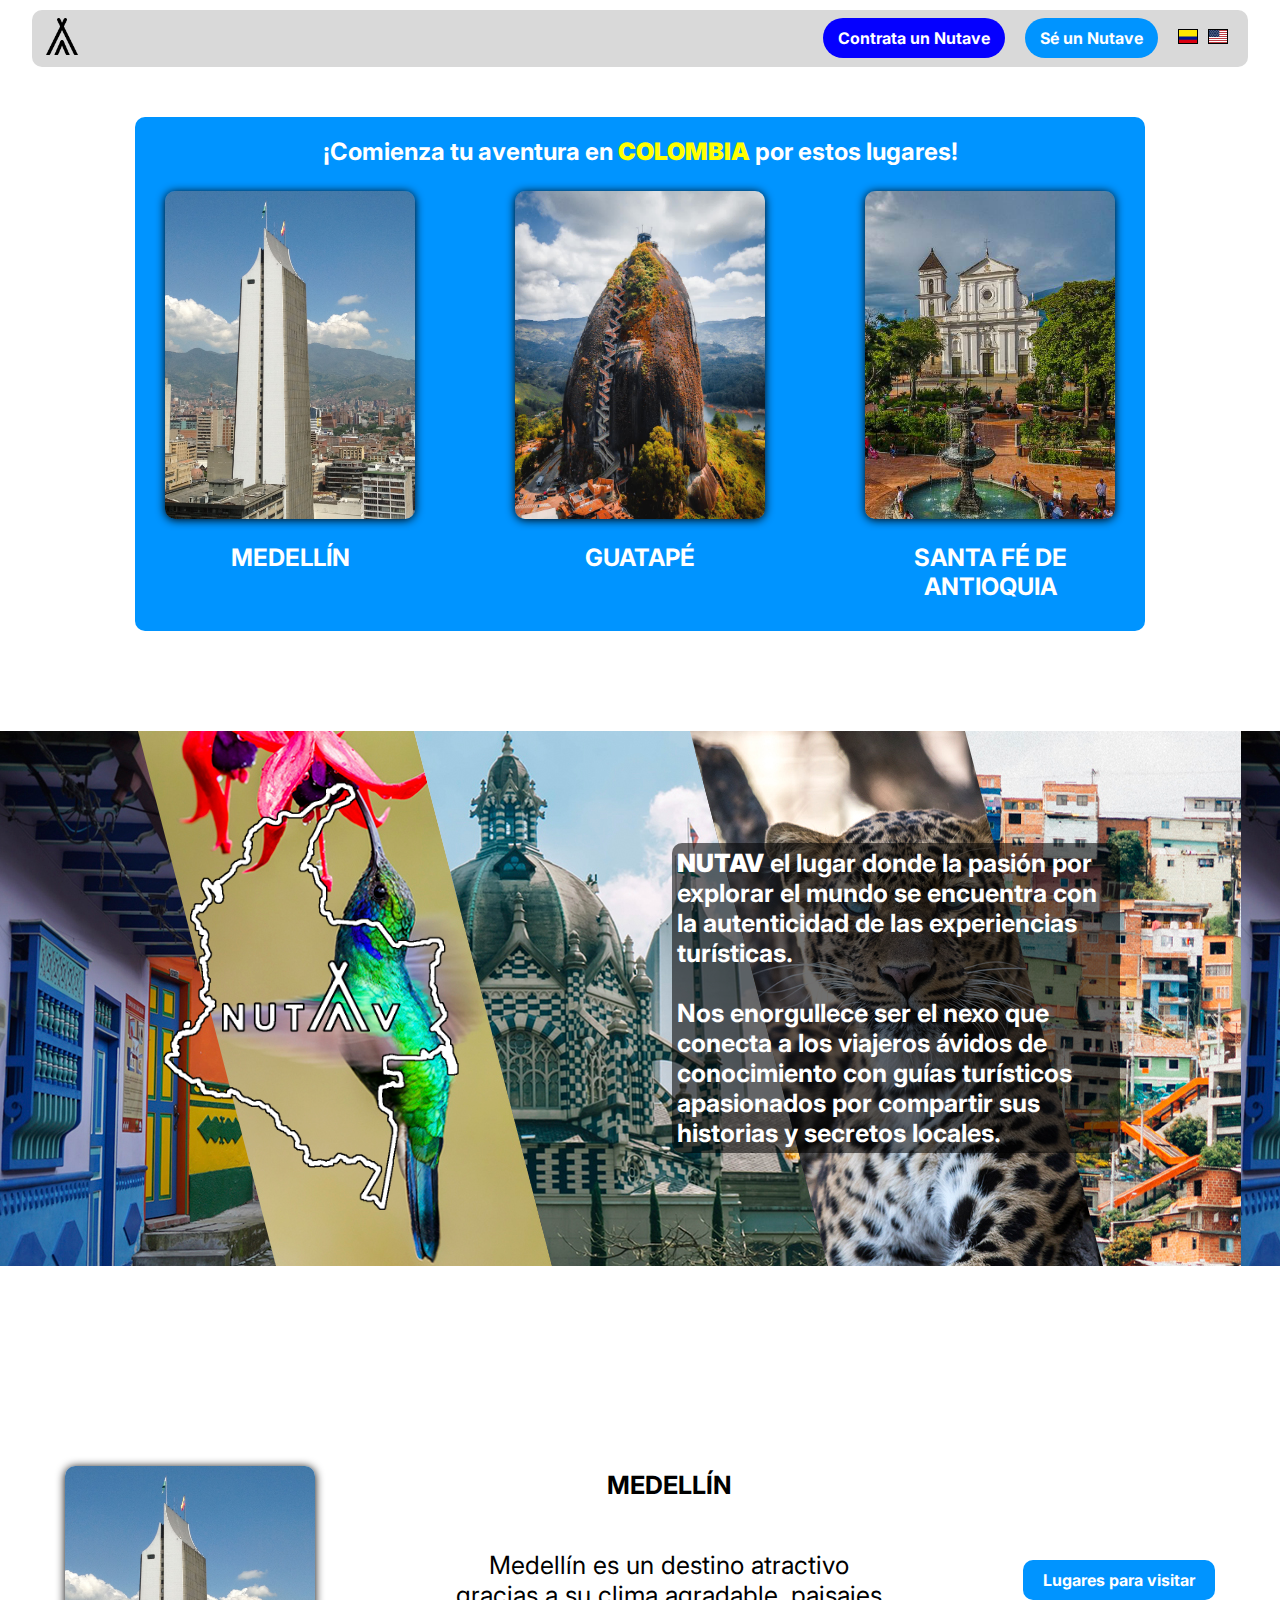
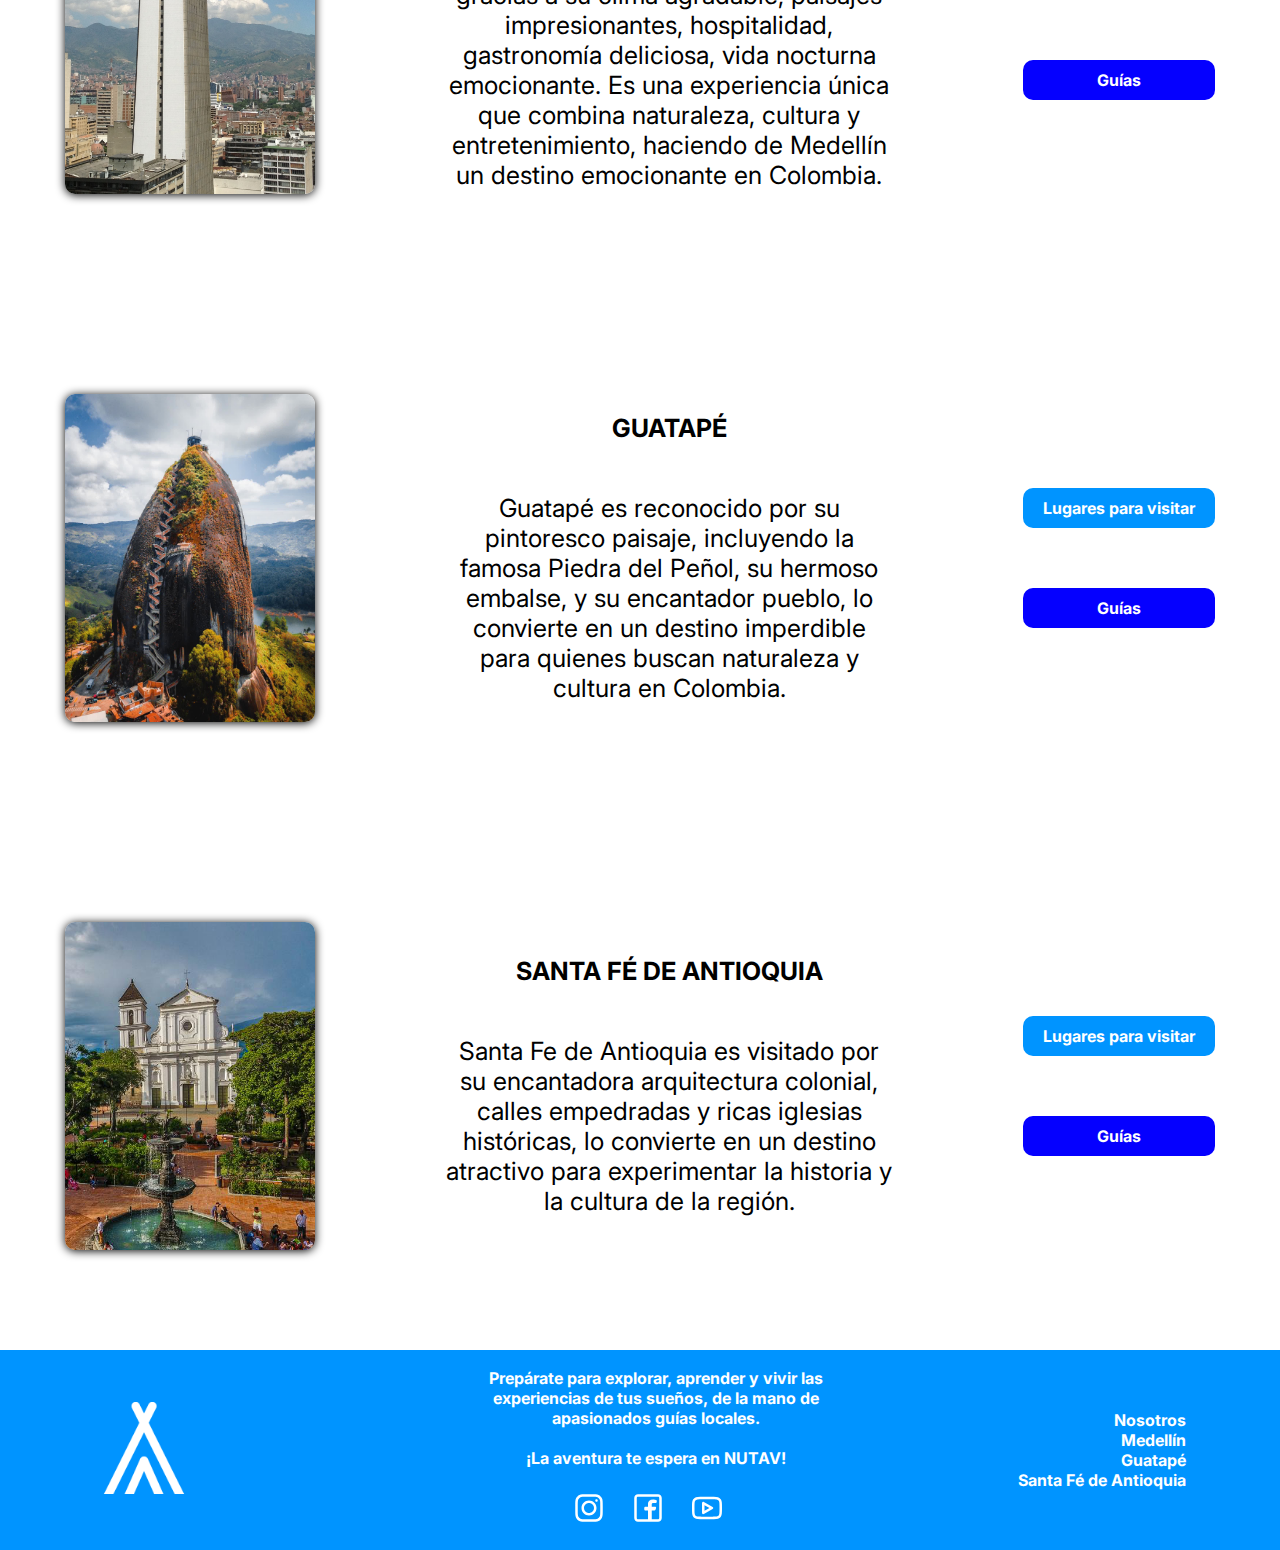
<file: index.html>
<!DOCTYPE html>
<html lang="es">
<head>
    <meta charset="UTF-8">
    <meta name="viewport" content="width=device-width, initial-scale=1.0">
    <link rel="stylesheet" href="./styles.css">
    <link rel="shortcut icon" href="./assets/favicon.png" type="image/x-icon">
    <title>N U T A V</title>
</head>
<body>
    <header class="header-content">
        <nav class="navbar">
            <div class="navbar-left">
                <a href="index.html">
                    <img class="navbar-logo" width="40px" src="./assets/isotipo.png" alt="Imagotipo">
                </a>
            </div>
            
            <div class="navbar-right">
                <a href="./guias/index.html">
                    <div class="navbar-btn-nutave navbar-item">
                        <p>Contrata un Nutave</p>
                    </div>
                </a>
    
                <a href="./login/index.html">
                    <div class="navbar-btn-nutave navbar-btn-benutave navbar-item">
                        <p>Sé un Nutave</p>
                    </div>
                </a>
    
                <div class="navbar-language navbar-item">
                    <a href="index.html" id="co">
                        <img width="20px" src="./assets/Colombia.svg" alt="Bandera de Colombia">
                    </a>
                </div>
    
                <div class="navbar-language">
                    <a href="./en/index.html" id="usa">
                        <img width="20px" src="./assets/Usa.svg" alt="Bandera de Usa">
                    </a>
                </div>
            </div>
        </nav>
    </header>

    <section class="tours">
        <div class="tours-content">
            <div class="tours-title">
                <p>¡Comienza tu aventura en <strong class="tours-strong">COLOMBIA</strong> por estos lugares!</p>
            </div>
    
            <div class="tours-imgs">
                <a href="#medellin">
                    <img src="./assets/Coltejer.jpg" alt="Edificio Coltejer" class="tours-img">
                    <p class="tours-img-text">MEDELLÍN</p>
                </a>

                <a href="#guatape">
                    <img src="./assets/Guatape.jpg" alt="Guatape" class="tours-img">
                    <p class="tours-img-text">GUATAPÉ</p>
                </a>

                <a href="#santaFe">
                    <img src="./assets/SantaFe.jpg" alt="Santa Fe de Antioquia" class="tours-img">
                    <p class="tours-img-text">SANTA FÉ DE <br>ANTIOQUIA</p>
                </a>
            </div>
        </div>
    </section>

    <section class="about" id="about">
        <div class="about-logo">
            <img height="440px" src="./assets/mapNutavwhitestroke.png" alt="Mapa Nutav">
        </div>
        <div class="about-text">
            <p><strong>NUTAV</strong> el lugar donde la pasión por explorar el mundo se encuentra con la autenticidad de las experiencias turísticas. <br><br>Nos enorgullece ser el nexo que conecta a los viajeros ávidos de conocimiento con guías turísticos apasionados por compartir sus historias y secretos locales.</p>
        </div>
    </section>

    <main class="locations-section">
        <div class="locations" id="medellin">
            <div class="locations-img">
                <img src="./assets/Coltejer.jpg" alt="Edificio Coltejer" class="tours-img">
            </div>

            <div class="locations-text">
                <p class="locations-text-title">MEDELLÍN</p>

                <p class="locations-text-text">Medellín es un destino atractivo gracias a su clima agradable, paisajes impresionantes, hospitalidad, gastronomía deliciosa, vida nocturna emocionante. Es una experiencia única que combina naturaleza, cultura y entretenimiento, haciendo de Medellín un destino emocionante en Colombia.</p>
            </div>

            <div class="locations-btn">
                <a href="./lugares/index.html">
                    <div class="locations-btn-content locations-btn-places">
                        <p>Lugares para visitar</p>
                    </div>
                </a>
    
                <a href="./guias/index.html">
                    <div class="locations-btn-content locations-btn-guides">
                        <p>Guías</p>
                    </div>
                </a>
            </div>
        </div>

        <div class="locations" id="guatape">
            <div class="locations-img">
                <img src="./assets/Guatape.jpg" alt="Piedra del Peñol" class="tours-img">
            </div>

            <div class="locations-text">
                <p class="locations-text-title">GUATAPÉ</p>

                <p class="locations-text-text">Guatapé es reconocido por su pintoresco paisaje, incluyendo la famosa Piedra del Peñol, su hermoso embalse, y su encantador pueblo, lo convierte en un destino imperdible para quienes buscan naturaleza y cultura en Colombia.</p>
            </div>

            <div class="locations-btn">
                <a href="./lugares/index.html">
                    <div class="locations-btn-content locations-btn-places">
                        <p>Lugares para visitar</p>
                    </div>
                </a>
    
                <a href="./guias/index.html">
                    <div class="locations-btn-content locations-btn-guides">
                        <p>Guías</p>
                    </div>
                </a>
            </div>
        </div>

        <div class="locations locations-end" id="santaFe">
            <div class="locations-img">
                <img src="./assets/SantaFe.jpg" alt="Santa Fé de Antioquia" class="tours-img">
            </div>

            <div class="locations-text">
                <p class="locations-text-title">SANTA FÉ DE ANTIOQUIA</p>

                <p class="locations-text-text">Santa Fe de Antioquia es visitado por su encantadora arquitectura colonial, calles empedradas y ricas iglesias históricas, lo convierte en un destino atractivo para experimentar la historia y la cultura de la región.</p>
            </div>

            <div class="locations-btn">
                <a href="./lugares/index.html">
                    <div class="locations-btn-content locations-btn-places">
                        <p>Lugares para visitar</p>
                    </div>
                </a>
    
                <a href="./guias/index.html">
                    <div class="locations-btn-content locations-btn-guides">
                        <p>Guías</p>
                    </div>
                </a>
            </div>
        </div>
    </main>

    <footer class="footer">
        <div class="footer-logo">
            <a href="index.html">
                <img width="100px" src="./assets/isotipowhite.png" alt="Isotipo">
            </a>
        </div>

        <div class="footer-text">
            <p>Prepárate para explorar, aprender y vivir las experiencias de tus sueños, de la mano de apasionados guías locales. <br><br> ¡La aventura te espera en NUTAV!</p>

            <div class="footer-text-social">
                <a href="https://www.instagram.com/">
                    <img width="40px" src="./assets/instagramLogo.svg" alt="Instagram logo">
                </a>

                <a href="https://www.facebook.com/">
                    <img width="40px" src="./assets/facebookLogo.svg" alt="Facebook logo">
                </a>

                <a href="https://www.youtube.com/">
                    <img width="40px" src="./assets/youtubeLogo.svg" alt="Youtube logo">
                </a>
            </div>
        </div>

        <div class="footer-links">
            <div class="footer-links-info">
    
                <a href="#about">
                    <p class="footer-links-info-p">Nosotros</p>
                </a>
            </div>

            <div class="footer-links-places">
                <a href="#medellin">
                    <p class="footer-links-info-p">Medellín</p>
                </a>
                <a href="#guatape">
                    <p class="footer-links-info-p">Guatapé</p>
                </a>
                <a href="#santaFe">
                    <p class="footer-links-info-p footer-links-info-SantaFe">Santa Fé de Antioquia</p>
                </a>
            </div>
        </div>
    </footer>
</body>
</html>
</file>
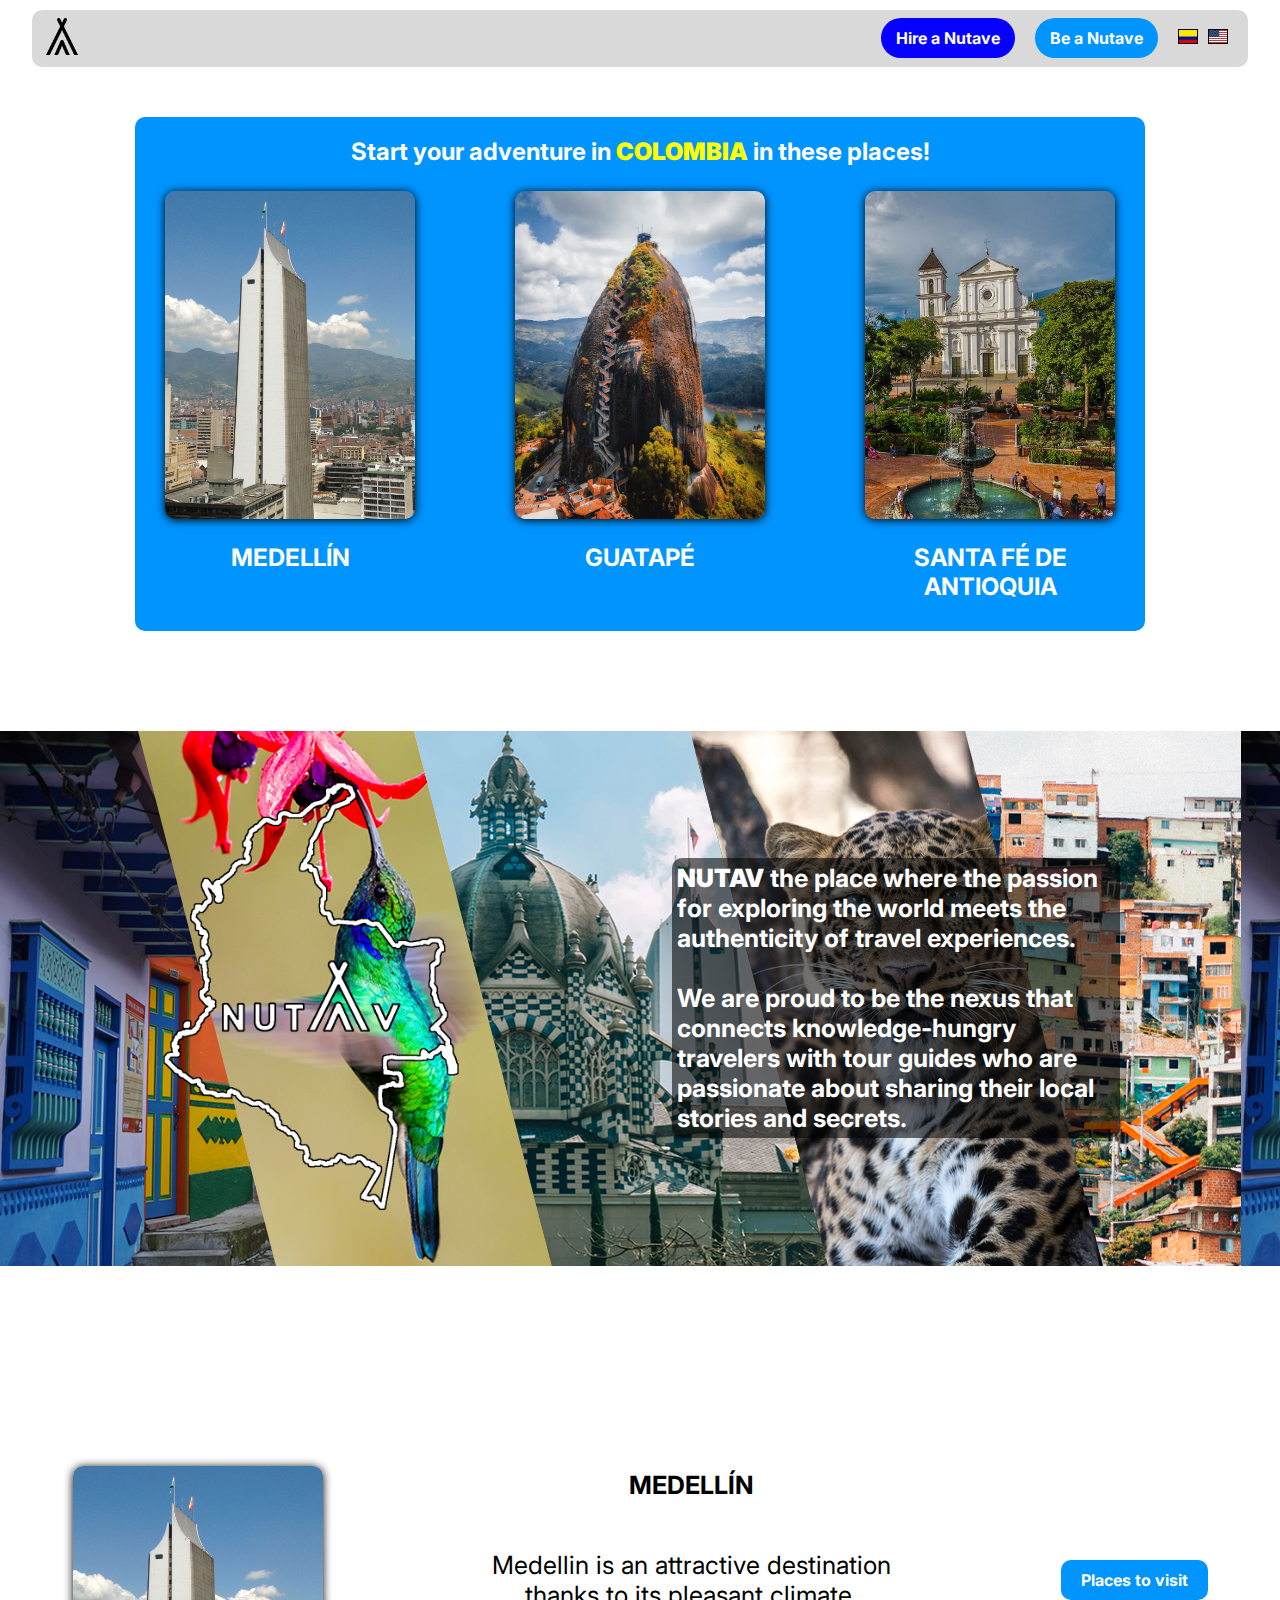
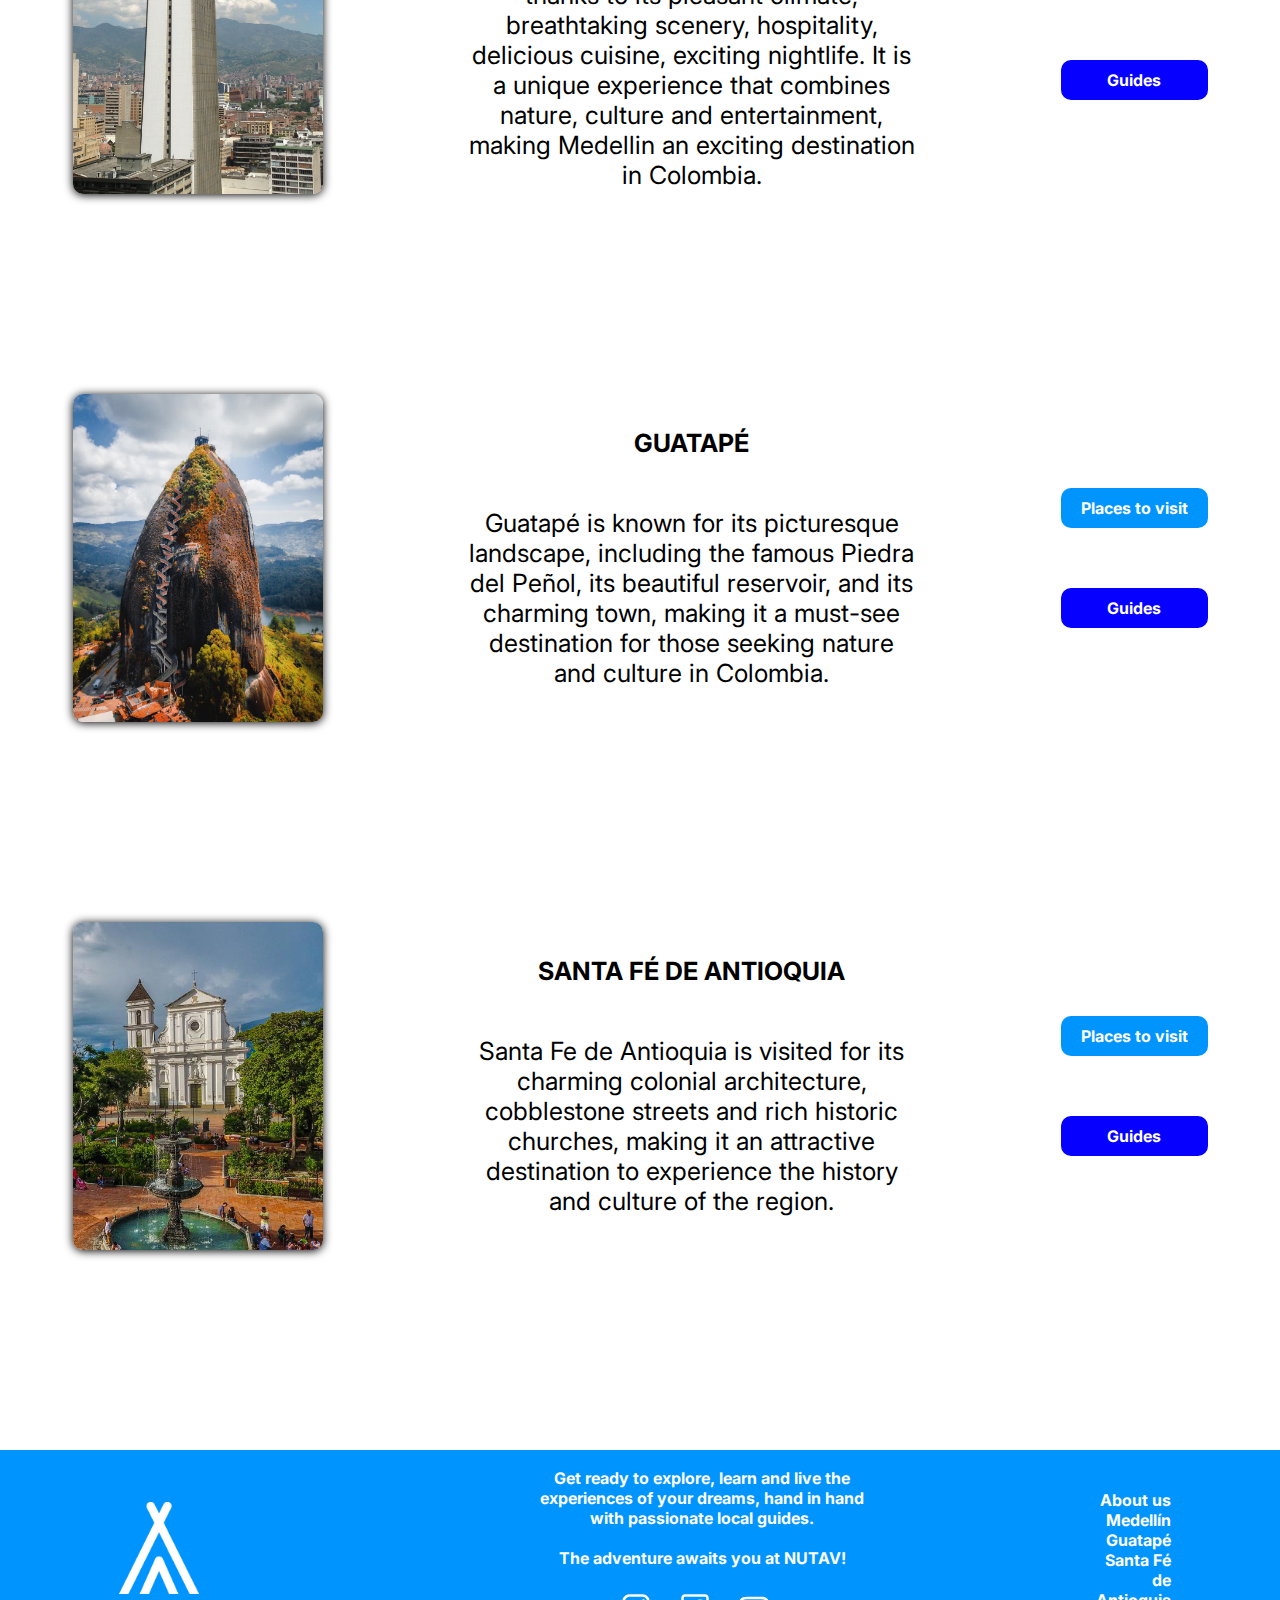
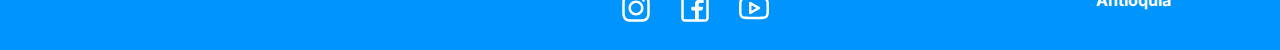
<file: en/index.html>
<!DOCTYPE html>
<html lang="es">
<head>
    <meta charset="UTF-8">
    <meta name="viewport" content="width=device-width, initial-scale=1.0">
    <link rel="stylesheet" href="../styles.css">
    <link rel="shortcut icon" href="../assets/favicon.png" type="image/x-icon">
    <title>N U T A V</title>
</head>
<body>
    <header class="header-content">
        <nav class="navbar">
            <div class="navbar-left">
                <a href="../en/index.html">
                    <img class="navbar-logo" width="40px" src="../assets/isotipo.png" alt="Imagotipo">
                </a>
            </div>
            
            <div class="navbar-right">
                <a href="#">
                    <div class="navbar-btn-nutave navbar-item">
                        <p>Hire a Nutave</p>
                    </div>
                </a>
    
                <a href="../en/login/index.html">
                    <div class="navbar-btn-nutave navbar-btn-benutave navbar-item">
                        <p>Be a Nutave</p>
                    </div>
                </a>
    
                <div class="navbar-language navbar-item">
                    <a href="../index.html" id="co">
                        <img width="20px" src="../assets/Colombia.svg" alt="Bandera de Colombia">
                    </a>
                </div>
    
                <div class="navbar-language">
                    <a href="./index.html" id="usa">
                        <img width="20px" src="../assets/Usa.svg" alt="Bandera de Usa">
                    </a>
                </div>
            </div>
        </nav>
    </header>

    <section class="tours">
        <div class="tours-content">
            <div class="tours-title">
                <p>Start your adventure in <strong class="tours-strong">COLOMBIA</strong> in these places!</p>
            </div>
    
            <div class="tours-imgs">
                <a href="#medellin">
                    <img src="../assets/Coltejer.jpg" alt="Edificio Coltejer" class="tours-img">
                    <p class="tours-img-text">MEDELLÍN</p>
                </a>

                <a href="#guatape">
                    <img src="../assets/Guatape.jpg" alt="Guatape" class="tours-img">
                    <p class="tours-img-text">GUATAPÉ</p>
                </a>

                <a href="#santaFe">
                    <img src="../assets/SantaFe.jpg" alt="Santa Fe de Antioquia" class="tours-img">
                    <p class="tours-img-text">SANTA FÉ DE <br>ANTIOQUIA</p>
                </a>
            </div>
        </div>
    </section>

    <section class="about" id="about">
        <div class="about-logo">
            <img height="440px" src="../assets/mapNutavwhitestroke.png" alt="Mapa Nutav">
        </div>
        <div class="about-text">
            <p><strong>NUTAV</strong> the place where the passion for exploring the world meets the authenticity of travel experiences. <br><br>We are proud to be the nexus that connects knowledge-hungry travelers with tour guides who are passionate about sharing their local stories and secrets.</p>
        </div>
    </section>

    <section class="locations-section">
        <div class="locations" id="medellin">
            <div class="locations-img">
                <img src="../assets/Coltejer.jpg" alt="Edificio Coltejer" class="tours-img">
            </div>

            <div class="locations-text">
                <p class="locations-text-title">MEDELLÍN</p>

                <p class="locations-text-text">Medellin is an attractive destination thanks to its pleasant climate, breathtaking scenery, hospitality, delicious cuisine, exciting nightlife. It is a unique experience that combines nature, culture and entertainment, making Medellin an exciting destination in Colombia.</p>
            </div>

            <div class="locations-btn">
                <a href="./places/index.html">
                    <div class="locations-btn-content locations-btn-places">
                        <p>Places to visit</p>
                    </div>
                </a>
    
                <a href="./guides/index.html">
                    <div class="locations-btn-content locations-btn-guides">
                        <p>Guides</p>
                    </div>
                </a>
            </div>
        </div>

        <div class="locations" id="guatape">
            <div class="locations-img">
                <img src="../assets/Guatape.jpg" alt="Piedra del Peñol" class="tours-img">
            </div>

            <div class="locations-text">
                <p class="locations-text-title">GUATAPÉ</p>

                <p class="locations-text-text">Guatapé is known for its picturesque landscape, including the famous Piedra del Peñol, its beautiful reservoir, and its charming town, making it a must-see destination for those seeking nature and culture in Colombia.</p>
            </div>

            <div class="locations-btn">
                <a href="./places/index.html">
                    <div class="locations-btn-content locations-btn-places">
                        <p>Places to visit</p>
                    </div>
                </a>
    
                <a href="./guides/index.html">
                    <div class="locations-btn-content locations-btn-guides">
                        <p>Guides</p>
                    </div>
                </a>
            </div>
        </div>

        <div class="locations" id="santaFe">
            <div class="locations-img">
                <img src="../assets/SantaFe.jpg" alt="Santa Fé de Antioquia" class="tours-img">
            </div>

            <div class="locations-text">
                <p class="locations-text-title">SANTA FÉ DE ANTIOQUIA</p>

                <p class="locations-text-text">Santa Fe de Antioquia is visited for its charming colonial architecture, cobblestone streets and rich historic churches, making it an attractive destination to experience the history and culture of the region.</p>
            </div>

            <div class="locations-btn">
                <a href="./places/index.html">
                    <div class="locations-btn-content locations-btn-places">
                        <p>Places to visit</p>
                    </div>
                </a>
    
                <a href="./guides/index.html">
                    <div class="locations-btn-content locations-btn-guides">
                        <p>Guides</p>
                    </div>
                </a>
            </div>
        </div>
    </section>

    <footer class="footer">
        <div class="footer-logo">
            <a href="index.html">
                <img width="100px" src="../assets/isotipowhite.png" alt="Isotipo">
            </a>
        </div>

        <div class="footer-text">
            <p>Get ready to explore, learn and live the experiences of your dreams, hand in hand with passionate local guides. <br><br> The adventure awaits you at NUTAV!</p>

            <div class="footer-text-social">
                <a href="https://www.instagram.com/">
                    <img width="40px" src="../assets/instagramLogo.svg" alt="Instagram logo">
                </a>

                <a href="https://www.facebook.com/">
                    <img width="40px" src="../assets/facebookLogo.svg" alt="Facebook logo">
                </a>

                <a href="https://www.youtube.com/">
                    <img width="40px" src="../assets/youtubeLogo.svg" alt="Youtube logo">
                </a>
            </div>
        </div>

        <div class="footer-links">
            <div class="footer-links-info">
                <a href="#about">
                    <p class="footer-links-info-p">About us</p>
                </a>
            </div>

            <div class="footer-links-places">
                <a href="#medellin">
                    <p class="footer-links-info-p">Medellín</p>
                </a>
                <a href="#guatape">
                    <p class="footer-links-info-p">Guatapé</p>
                </a>
                <a href="#santaFe">
                    <p class="footer-links-info-p">Santa Fé de Antioquia</p>
                </a>
            </div>
        </div>
    </footer>
</body>
</html>
</file>
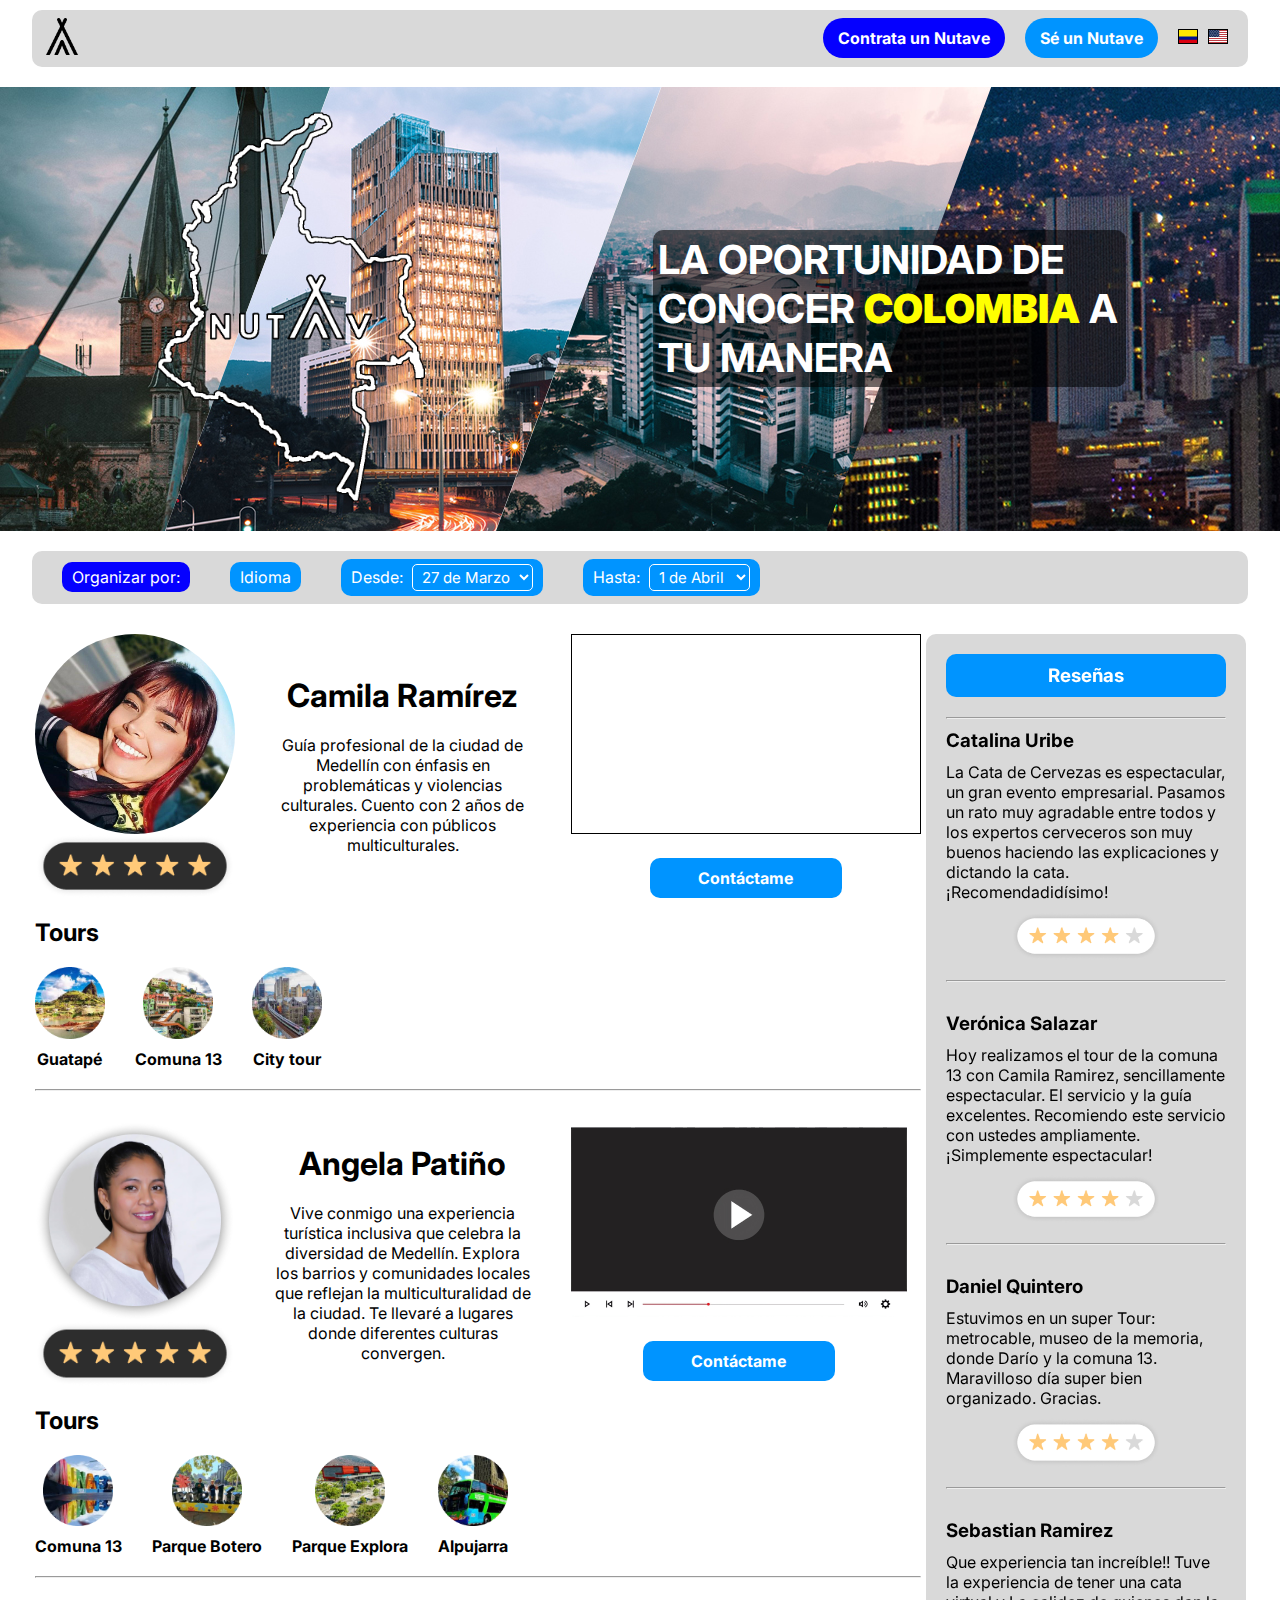
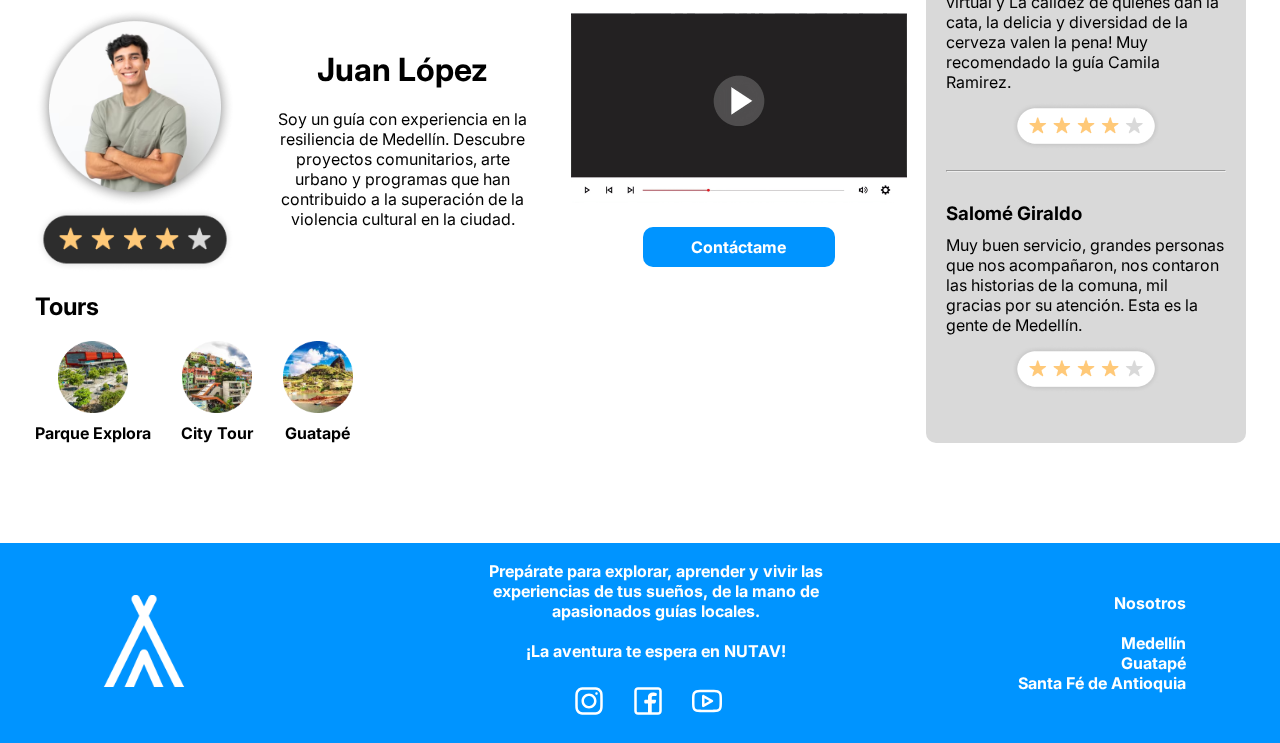
<file: guias/index.html>
<!DOCTYPE html>
<html lang="en">

<head>
    <meta charset="UTF-8">
    <meta name="viewport" content="width=device-width, initial-scale=1.0">
    <link rel="stylesheet" href="./styles.css">
    <link rel="shortcut icon" href="../assets/favicon.png" type="image/x-icon">
    <title>Conoce nuestros guías de Medellín!</title>
</head>

<body>
    <header class="header-content">
        <nav class="navbar">
            <div class="navbar-left">
                <a href="../index.html">
                    <img class="navbar-logo" width="40px" src="../assets/isotipo.png" alt="Isotipo">
                </a>
            </div>

            <div class="navbar-right">
                <a href="#">
                    <div class="navbar-btn-nutave navbar-item">
                        <p>Contrata un Nutave</p>
                    </div>
                </a>

                <a href="../login/index.html">
                    <div class="navbar-btn-nutave navbar-btn-benutave navbar-item">
                        <p>Sé un Nutave</p>
                    </div>
                </a>

                <div class="navbar-language navbar-item">
                    <a href="./index.html" id="co">
                        <img width="20px" src="../assets/Colombia.svg" alt="Bandera de Colombia">
                    </a>
                </div>

                <div class="navbar-language">
                    <a href="../en/guides/index.html" id="usa">
                        <img width="20px" src="../assets/Usa.svg" alt="Bandera de Usa">
                    </a>
                </div>
            </div>
        </nav>
    </header>

    <section class="about">
        <div class="about-img">
            <img src="../assets/mapNutavwhitestroke.png" alt="Nutav Logo" height="400px">
        </div>

        <div class="about-text">
            <p>LA OPORTUNIDAD DE CONOCER <strong>COLOMBIA</strong> A TU MANERA</p>
        </div>
    </section>

    <section class="parameters-content">
        <nav class="parameters-bar">
            <div class="parameters-bar-btn parameters-bar-btn-blue">
                <p>Organizar por:</p>
            </div>

            <div class="parameters-bar-btn">
                <p>Idioma</p>
            </div>

            <div class="parameters-bar-btn">
                <label for="desde">Desde:
                    <select name="desde" class="parameters-bar-select">
                        <option value="27Marzo">27 de Marzo</option>
                        <option value="28Marzo">28 de Marzo</option>
                        <option value="29Marzo">29 de Marzo</option>
                        <option value="30Marzo">30 de Marzo</option>
                    </select>
                </label>
            </div>

            <div class="parameters-bar-btn">
                <label for="desde">Hasta:
                    <select name="desde" class="parameters-bar-select">
                        <option value="1Abril">1 de Abril</option>
                        <option value="2Abril">2 de Abril</option>
                        <option value="3Abril">3 de Abril</option>
                        <option value="4Abril">4 de Abril</option>
                    </select>
                </label>
            </div>
        </nav>
    </section>

    <main class="main-guides">
        <section class="guides-section">
            <div class="guides-content">
                <div class="guides-img">
                    <img class="guides-img-profile" src="../assets/guias/imgGuiaCamila.jpg" alt="Guía Miguel">
                    <img src="../assets/guias/5stars.png" alt="Stars">
                </div>

                <div class="guides-info">
                    <div class="guides-info-title">
                        <h1>Camila Ramírez</h1>
                    </div>

                    <div class="guides-info-p">
                        <p>Guía profesional de la ciudad de Medellín con énfasis en problemáticas y violencias
                            culturales. Cuento con 2 años de experiencia con públicos multiculturales.</p>
                    </div>
                </div>

                <div class="guides-video">
                    <div class="guides-video-mp4">
                        <iframe src="https://www.youtube.com/embed/cLuWgy0uX78?si=8ZQqps7ZBOSgTq5d" title="Video Presentación Camila" frameborder="0" allow="accelerometer; autoplay; encrypted-media; gyroscope;" allowfullscreen></iframe>
                    </div>

                    <a href="#">
                        <div class="guides-video-btn">
                            <p>Contáctame</p>
                        </div>
                    </a>
                </div>
            </div>

            <div class="guides-tours">
                <div class="guides-tours-title">
                    <h2>Tours</h2>
                </div>

                <div class="guides-tours-content">
                    <div class="guides-tours-content-item">
                        <img src="../assets/guias/penol.png" alt="tour guatape">
                        <p>Guatapé</p>
                    </div>

                    <div class="guides-tours-content-item">
                        <img src="../assets/guias/comuna13.png" alt="tour comuna">
                        <p>Comuna 13</p>
                    </div>

                    <div class="guides-tours-content-item">
                        <img src="../assets/guias/city.png" alt="tour city">
                        <p>City tour</p>
                    </div>
                </div>
                <hr>
            </div>

            <div class="guides-content guides-content-below">
                <div class="guides-img">
                    <img class="guides-img-profile" src="../assets/guias/guiaAngela.png" alt="Guía Miguel">
                    <img src="../assets/guias/5stars.png" alt="Stars">
                </div>

                <div class="guides-info">
                    <div class="guides-info-title">
                        <h1>Angela Patiño</h1>
                    </div>

                    <div class="guides-info-p">
                        <p>Vive conmigo una experiencia turística inclusiva que celebra la diversidad de Medellín.
                            Explora los barrios y comunidades locales que reflejan la multiculturalidad de la ciudad. Te
                            llevaré a lugares donde diferentes culturas convergen.</p>
                    </div>
                </div>

                <div class="guides-video">
                    <div class="guides-video-mp4">
                        <img src="../assets/guias/video.png" alt="video Miguel">
                    </div>

                    <a href="#">
                        <div class="guides-video-btn">
                            <p>Contáctame</p>
                        </div>
                    </a>
                </div>
            </div>

            <div class="guides-tours">
                <div class="guides-tours-title">
                    <h2>Tours</h2>
                </div>

                <div class="guides-tours-content">
                    <div class="guides-tours-content-item">
                        <img src="../assets/guias/comuna13letras.png" alt="Tour Comuna13 2">
                        <p>Comuna 13</p>
                    </div>

                    <div class="guides-tours-content-item">
                        <img src="../assets/guias/med.png" alt="Tour Parque Botero">
                        <p>Parque Botero</p>
                    </div>

                    <div class="guides-tours-content-item">
                        <img src="../assets/guias/explora.png" alt="Tour Parque Explora">
                        <p>Parque Explora</p>
                    </div>

                    <div class="guides-tours-content-item">
                        <img src="../assets/guias/bus.png" alt="Tour Alpujarra">
                        <p>Alpujarra</p>
                    </div>
                </div>
                <hr>
            </div>

            <div class="guides-content guides-content-below">
                <div class="guides-img">
                    <img class="guides-img-profile" src="../assets/guias/guiaJuan.png" alt="Guía Miguel">
                    <img src="../assets/guias/4stars.png" alt="Stars">
                </div>

                <div class="guides-info">
                    <div class="guides-info-title">
                        <h1>Juan López</h1>
                    </div>

                    <div class="guides-info-p">
                        <p>Soy un guía con experiencia en la resiliencia de Medellín. Descubre proyectos comunitarios,
                            arte urbano y programas que han contribuido a la superación de la violencia cultural en la
                            ciudad.</p>
                    </div>
                </div>

                <div class="guides-video">
                    <div class="guides-video-mp4">
                        <img src="../assets/guias/video.png" alt="video Miguel">
                    </div>

                    <a href="#">
                        <div class="guides-video-btn">
                            <p>Contáctame</p>
                        </div>
                    </a>
                </div>
            </div>

            <div class="guides-tours">
                <div class="guides-tours-title">
                    <h2>Tours</h2>
                </div>

                <div class="guides-tours-content">
                    <div class="guides-tours-content-item">
                        <img src="../assets/guias/explora.png" alt="Tour Parque Explora">
                        <p>Parque Explora</p>
                    </div>

                    <div class="guides-tours-content-item">
                        <img src="../assets/guias/comuna13.png" alt="City Tour">
                        <p>City Tour</p>
                    </div>

                    <div class="guides-tours-content-item">
                        <img src="../assets/guias/penol.png" alt="Tour Guatapé">
                        <p>Guatapé</p>
                    </div>
                </div>
            </div>
        </section>

        <aside class="aside-reviews">
            <div class="aside-reviews-title">
                <h3>Reseñas</h3>
            </div>
            <br>
            <hr>

            <div class="aside-reviews-card">
                <div class="reviews-guides">
                    <div class="reviews-guides-name">
                        <h3>Catalina Uribe</h3>
                    </div>

                    <div class="reviews-guides-text">
                        <p>La Cata de Cervezas es espectacular, un gran evento empresarial. Pasamos un rato muy
                            agradable entre todos y los expertos cerveceros son muy buenos haciendo las explicaciones y
                            dictando la cata. ¡Recomendadidísimo!</p>
                    </div>
                </div>

                <div class="reviews-guides-stars">
                    <img src="../assets/guias/4starswhite.png" alt="Stars 4">
                </div>
            </div>
            <br>
            <hr> <br>

            <div class="aside-reviews-card">
                <div class="reviews-guides">
                    <div class="reviews-guides-name">
                        <h3>Verónica Salazar</h3>
                    </div>

                    <div class="reviews-guides-text">
                        <p>Hoy realizamos el tour de la comuna 13 con Camila Ramirez, sencillamente espectacular. El
                            servicio y la guía excelentes. Recomiendo este servicio con ustedes ampliamente.
                            ¡Simplemente espectacular!</p>
                    </div>
                </div>

                <div class="reviews-guides-stars">
                    <img src="../assets/guias/4starswhite.png" alt="Stars 4">
                </div>
            </div>
            <br>
            <hr> <br>

            <div class="aside-reviews-card">
                <div class="reviews-guides">
                    <div class="reviews-guides-name">
                        <h3>Daniel Quintero</h3>
                    </div>

                    <div class="reviews-guides-text">
                        <p>Estuvimos en un super Tour: metrocable, museo de la memoria, donde Darío y la comuna 13.
                            Maravilloso día super bien organizado. Gracias.</p>
                    </div>
                </div>

                <div class="reviews-guides-stars">
                    <img src="../assets/guias/4starswhite.png" alt="Stars 4">
                </div>
            </div>
            <br>
            <hr> <br>

            <div class="aside-reviews-card">
                <div class="reviews-guides">
                    <div class="reviews-guides-name">
                        <h3>Sebastian Ramirez</h3>
                    </div>

                    <div class="reviews-guides-text">
                        <p>Que experiencia tan increíble!! Tuve la experiencia de tener una cata virtual y La calidez de
                            quienes dan la cata, la delicia y diversidad de la cerveza valen la pena! Muy recomendado la
                            guía Camila Ramirez.</p>
                    </div>
                </div>

                <div class="reviews-guides-stars">
                    <img src="../assets/guias/4starswhite.png" alt="Stars 4">
                </div>
            </div>
            <br>
            <hr> <br>

            <div class="aside-reviews-card">
                <div class="reviews-guides">
                    <div class="reviews-guides-name">
                        <h3>Salomé Giraldo</h3>
                    </div>

                    <div class="reviews-guides-text">
                        <p>Muy buen servicio, grandes personas que nos acompañaron, nos contaron las historias de la
                            comuna, mil gracias por su atención. Esta es la gente de Medellín.</p>
                    </div>
                </div>

                <div class="reviews-guides-stars">
                    <img src="../assets/guias/4starswhite.png" alt="Stars 4">
                </div>
            </div>

        </aside>
    </main>

    <footer class="footer">
        <div class="footer-logo">
            <a href="../index.html">
                <img width="100px" src="../assets/isotipowhite.png" alt="Isotipo">
            </a>
        </div>

        <div class="footer-text">
            <p>Prepárate para explorar, aprender y vivir las experiencias de tus sueños, de la mano de apasionados guías
                locales. <br><br> ¡La aventura te espera en NUTAV!</p>

            <div class="footer-text-social">
                <a href="https://www.instagram.com/">
                    <img width="40px" src="../assets/instagramLogo.svg" alt="Instagram logo">
                </a>

                <a href="https://www.facebook.com/">
                    <img width="40px" src="../assets/facebookLogo.svg" alt="Facebook logo">
                </a>

                <a href="https://www.youtube.com/">
                    <img width="40px" src="../assets/youtubeLogo.svg" alt="Youtube logo">
                </a>
            </div>
        </div>

        <div class="footer-links">
            <div class="footer-links-info">
                <a href="#about">
                    <p class="footer-links-info-p">Nosotros</p>
                </a>
            </div>

            <div class="footer-links-places">
                <a href="../#medellin">
                    <p class="footer-links-info-p">Medellín</p>
                </a>

                <a href="../#guatape">
                    <p class="footer-links-info-p">Guatapé</p>
                </a>

                <a href="../#santaFe">
                    <p class="footer-links-info-p">Santa Fé de Antioquia</p>
                </a>
            </div>
        </div>
    </footer>
</body>

</html>
</file>
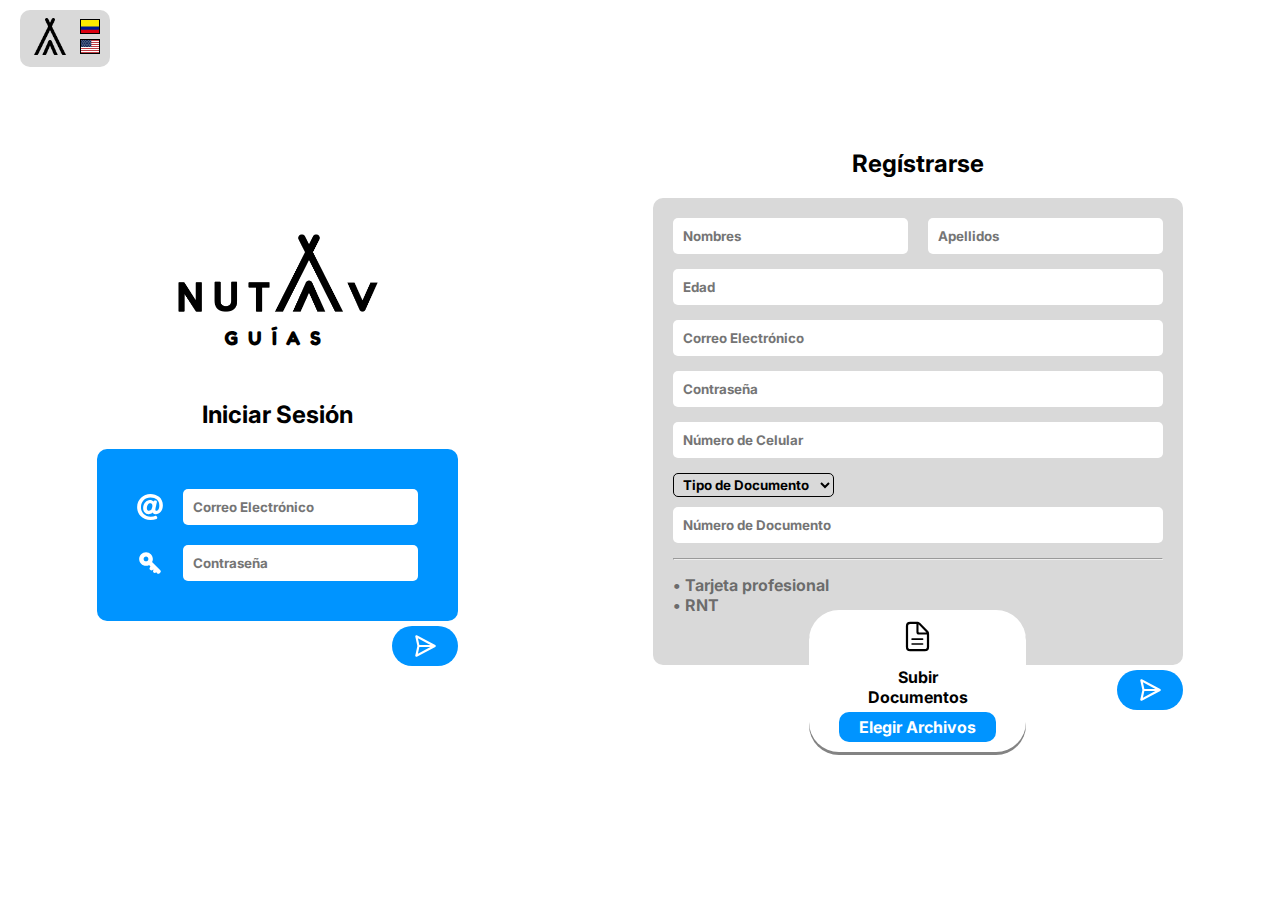
<file: login/index.html>
<!DOCTYPE html>
<html lang="en">
<head>
    <meta charset="UTF-8">
    <meta name="viewport" content="width=device-width, initial-scale=1.0">
    <link rel="stylesheet" href="styles.css">
    <link rel="shortcut icon" href="../assets/favicon.png" type="image/x-icon">
    <title>NUTAV - Login</title>
</head>
<body>
    <header class="header-content">
        <nav class="navbar">
            <div class="navbar-center">
                <a href="../index.html">
                    <img class="navbar-logo" width="40px" src="../assets/isotipo.png" alt="Imagotipo">
                </a>
            </div>
            
            <div class="navbar-right">    
                <div class="navbar-language navbar-item">
                    <a href="index.html" id="co">
                        <img width="20px" src="../assets/Colombia.svg" alt="Bandera de Colombia">
                    </a>
                </div>
    
                <div class="navbar-language">
                    <a href="../en/login/index.html" id="usa">
                        <img width="20px" src="../assets/Usa.svg" alt="Bandera de Usa">
                    </a>
                </div>
            </div>
        </nav>
    </header>

    <main class="main-login">
        <section class="login">
            <article class="logo-article">
                <div class="logo-img">
                    <img width="200px" src="../assets/Logo NUTAV short.png" alt="Logotipo NUTAV">
                </div>
    
                <div class="logo-text">
                    <h2>GUÍAS</h2>
                </div>
            </article>

            <article class="login-article">
                <div class="login-title">
                    <h2>Iniciar Sesión</h2>
                </div>

                <div class="login-content">
                    <div class="main-inputs">
                        <div class="login-content-email login-content-item">
                            <img src="../assets/login/email.svg" alt="Icono Email">
                            <input type="email" name="email" placeholder="Correo Electrónico">
                        </div>
    
                        <div class="login-content-username login-content-item">
                            <img src="../assets/login/password.svg" alt="Icono Contraseña">
                            <input type="password" name="password" placeholder="Contraseña">
                        </div>
                    </div>
                </div>
                <div class="main-btnSubmit">
                    <img width="26px" src="../assets/login/send.svg" alt="Botón Enviar">
                </div>

            </article>
        </section>

        <section class="register">
            <div class="register-title">
                <h2>Regístrarse</h2>
            </div>

            <div class="register-content">
                <div class="main-inputs register-inputs">
                    <div class="register-inputs-names register-inputs">
                        <input type="text" name="name" placeholder="Nombres">
                        <input type="text" name="lastName" placeholder="Apellidos">
                    </div>

                    <div class="register-inputs">
                        <input type="text" name="age" placeholder="Edad">
                    </div>

                    <div class="register-inputs">
                        <input type="email" name="email" placeholder="Correo Electrónico">
                    </div>

                    <div class="register-inputs">
                        <input type="password" name="password" placeholder="Contraseña">
                    </div>

                    <div class="register-inputs">
                        <input type="text" name="telephone" placeholder="Número de Celular">
                    </div>

                    <div class="register-select-btn">
                        <select name="document" class="register-select">
                            <option disabled selected value="default">Tipo de Documento</option>
                            <option value="tIdentidad">Tarjeta de Identidad</option>
                            <option value="cedula">Cédula</option>
                        </select>
                    </div>

                    <div class="register-inputs">
                        <input type="text" name="document" placeholder="Número de Documento">
                    </div>

                    <hr>

                    <div class="register-list">
                        <p>• Tarjeta profesional</p>
                        <p class="Registro Nacional de Turismo">• RNT</p>
                    </div>
                </div>
            </div>
            <div class="main-btnSubmit">
                <img width="26px" src="../assets/login/send.svg" alt="Botón Enviar">
            </div>

            <div class="register-upload">
                <div class="register-upload-img">
                    <img width="33px" src="../assets/login/docs.svg" alt="Icono Documentos">
                </div>

                <div class="register-upload-title">
                    <p>Subir</p>
                    <p>Documentos</p>
                </div>

                <div class="register-upload-btn">
                    <p>Elegir Archivos</p>
                </div>
            </div>
        </section>
    </main>
</body>
</html>
</file>
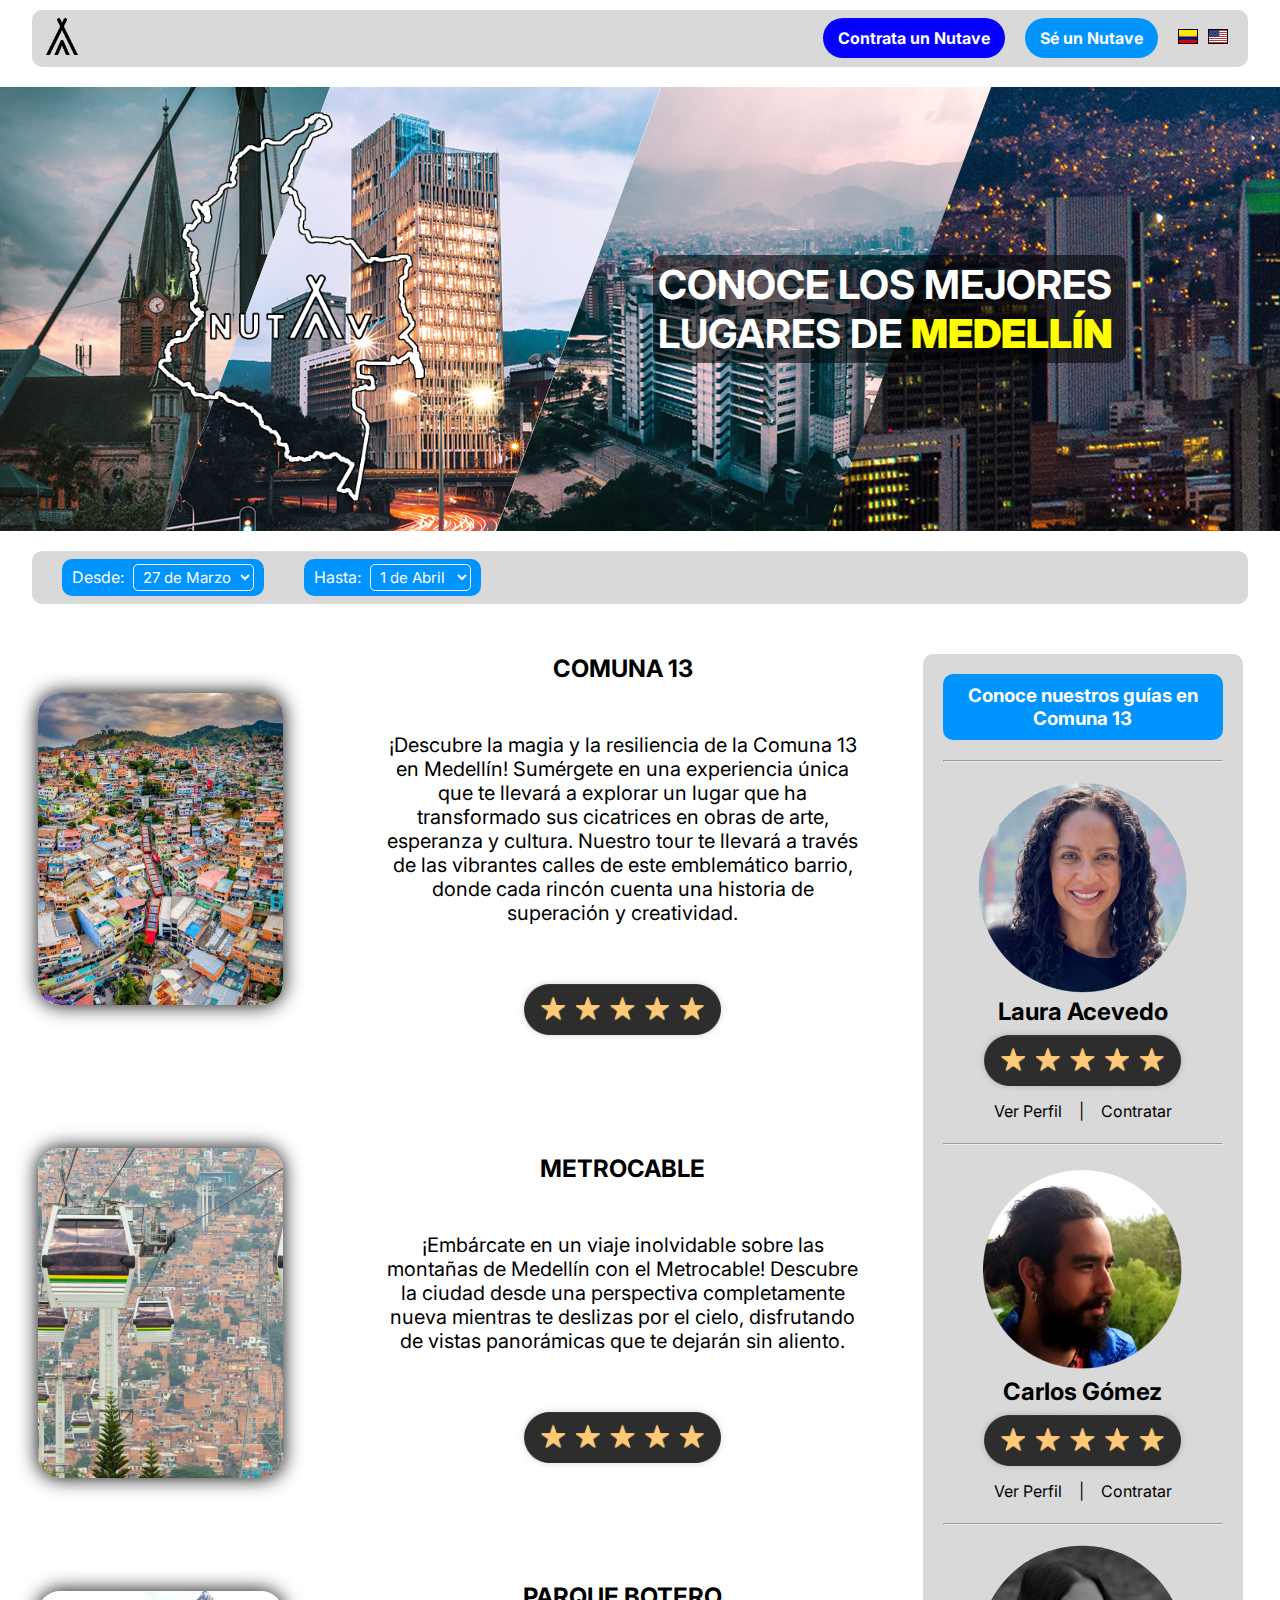
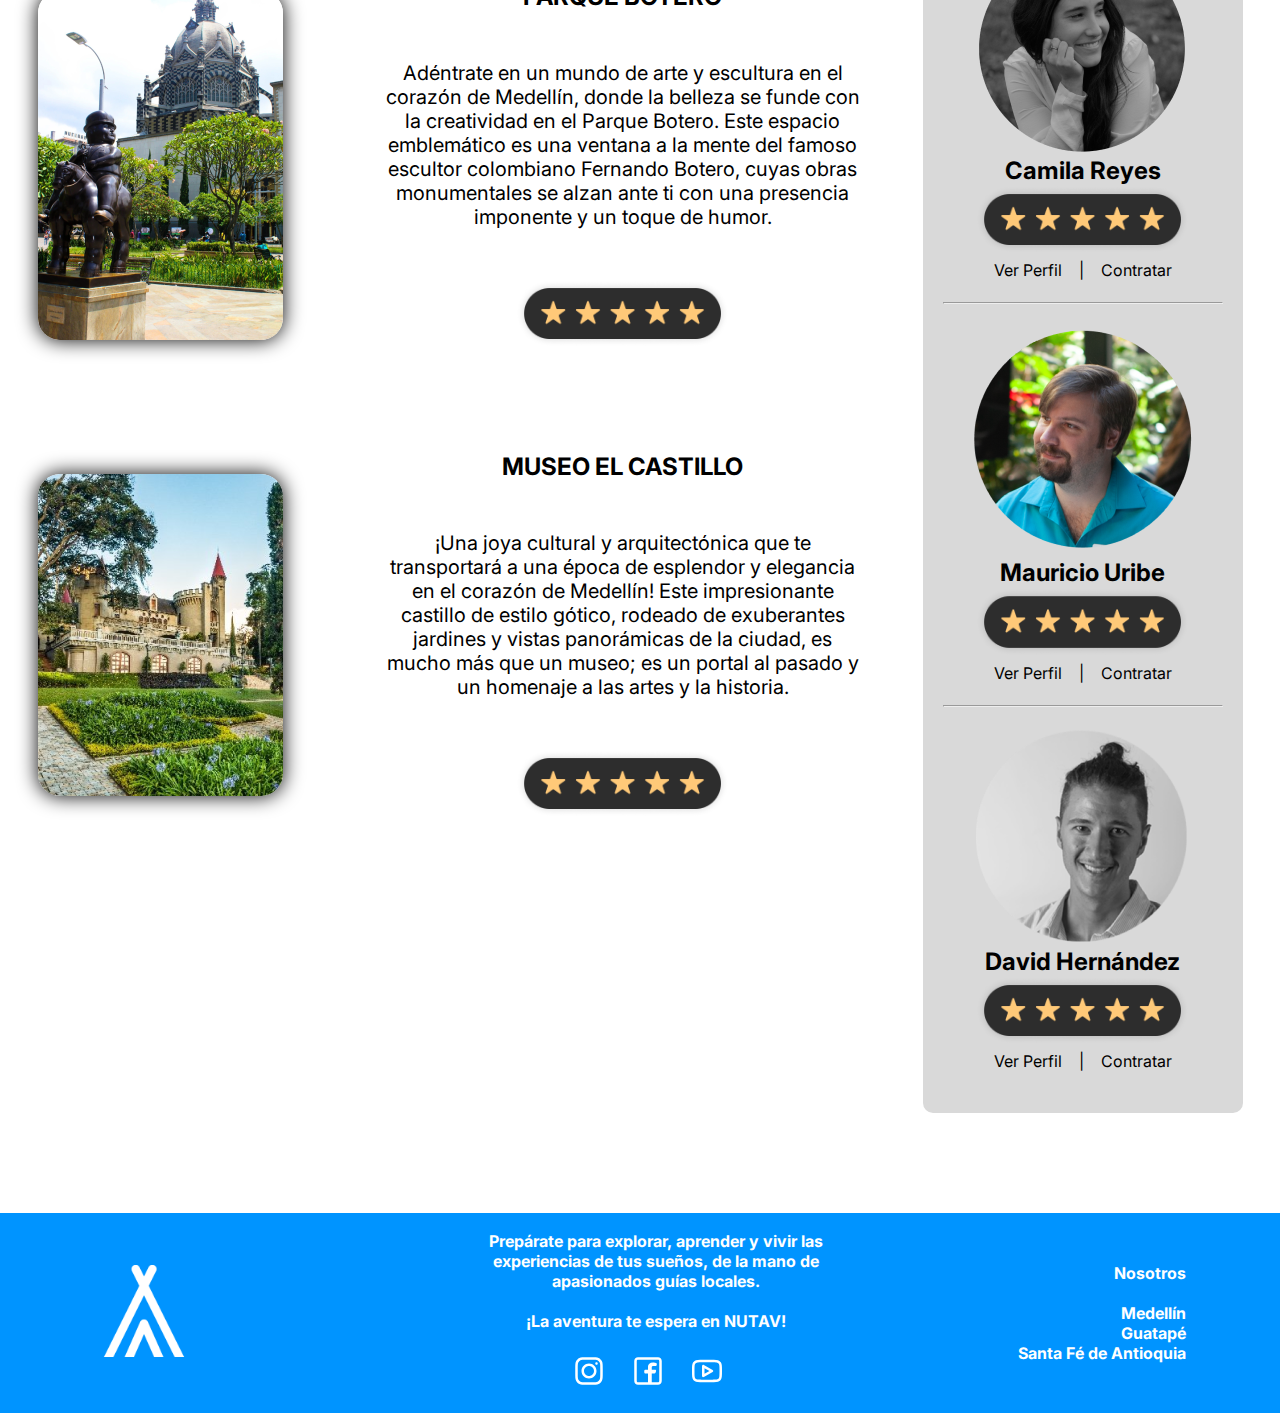
<file: lugares/index.html>
<!DOCTYPE html>
<html lang="en">
<head>
    <meta charset="UTF-8">
    <meta name="viewport" content="width=device-width, initial-scale=1.0">
    <title>Lugares para visitar en Medellín</title>
    <link rel="stylesheet" href="styles.css">
    <link rel="shortcut icon" href="../assets/favicon.png" type="image/x-icon">
</head>
<body>
    <header class="header-content">
        <nav class="navbar">
            
            <div class="navbar-left">
                <a href="../index.html">
                    <img class="navbar-logo" width="40px" src="../assets/isotipo.png" alt="Imagotipo">
                </a>
            </div>
            
            <div class="navbar-right">
                <a href="#">
                    <div class="navbar-btn-nutave navbar-item">
                        <p>Contrata un Nutave</p>
                    </div>
                </a>
    
                <a href="../login/index.html">
                    <div class="navbar-btn-nutave navbar-btn-benutave navbar-item">
                        <p>Sé un Nutave</p>
                    </div>
                </a>
    
                <div class="navbar-language navbar-item">
                    <a href="index.html" id="co">
                        <img width="20px" src="../assets/Colombia.svg" alt="Bandera de Colombia">
                    </a>
                </div>
    
                <div class="navbar-language">
                    <a href="../en/places/index.html" id="usa">
                        <img width="20px" src="../assets/Usa.svg" alt="Bandera de Usa">
                    </a>
                </div>
            </div>
        </nav>
    </header>

    <section class="about">
        <div class="about-img">
            <img src="../assets/mapNutavwhitestroke.png" alt="Nutav Logo" height="400px">
        </div>
        
        <div class="about-text">
            <p>CONOCE LOS MEJORES LUGARES DE <strong>MEDELLÍN</strong></p>
        </div>       
    </section>

    <section class="parameters-content">
        <nav class="parameters-bar">
            <div class="parameters-bar-btn">
                <label for="desde">Desde: 
                    <select name="desde" class="parameters-bar-select">
                        <option value="27Marzo">27 de Marzo</option>
                        <option value="28Marzo">28 de Marzo</option>
                        <option value="29Marzo">29 de Marzo</option>
                        <option value="30Marzo">30 de Marzo</option>
                    </select>
                </label>
            </div>

            <div class="parameters-bar-btn">
                <label for="desde">Hasta:
                    <select name="desde" class="parameters-bar-select">
                        <option value="1Abril">1 de Abril</option>
                        <option value="2Abril">2 de Abril</option>
                        <option value="3Abril">3 de Abril</option>
                        <option value="4Abril">4 de Abril</option>
                    </select>
                </label>
            </div>
        </nav>
    </section>

    <main class="main-places">
        <section class="place-section">
            <div class="place-content">
                <div class="place-img">
                    <img src="../assets/Lugares/Comuna13.png" alt="Foto Comuna 13">
                </div>
                
                <div class="place-text">
                    <div class="place-title">
                        <h2>COMUNA 13</h2>
                    </div>
            
                    <div class="place-text-p">
                        <p>¡Descubre la magia y la resiliencia de la Comuna 13 en Medellín! Sumérgete en una experiencia única que te llevará a explorar un lugar que ha transformado sus cicatrices en obras de arte, esperanza y cultura. Nuestro tour te llevará a través de las vibrantes calles de este emblemático barrio, donde cada rincón cuenta una historia de superación y creatividad.</p>
                    </div>
        
                    <div class="place-text-stars">
                        <img width="215px" src="../assets/Lugares/stars.png" alt="Estrellas Calificación">
                    </div>
                </div>
            </div>
    
            <div class="place-content">
                <div class="place-img">
                    <img src="../assets/Lugares/Metrocable.png" alt="Foto Comuna 13">
                </div>
                
                <div class="place-text">
                    <div class="place-title">
                        <h2>METROCABLE</h2>
                    </div>
            
                    <div class="place-text-p">
                        <p>¡Embárcate en un viaje inolvidable sobre las montañas de Medellín con el Metrocable! Descubre la ciudad desde una perspectiva completamente nueva mientras te deslizas por el cielo, disfrutando de vistas panorámicas que te dejarán sin aliento.</p>
                    </div>
        
                    <div class="place-text-stars">
                        <img width="215px" src="../assets/Lugares/stars.png" alt="Estrellas Calificación">
                    </div>
                </div>
            </div>
    
            <div class="place-content">
                <div class="place-img">
                    <img src="../assets/Lugares/Botero.png" alt="Foto Comuna 13">
                </div>
                
                <div class="place-text">
                    <div class="place-title">
                        <h2>PARQUE BOTERO</h2>
                    </div>
            
                    <div class="place-text-p">
                        <p>Adéntrate en un mundo de arte y escultura en el corazón de Medellín, donde la belleza se funde con la creatividad en el Parque Botero. Este espacio emblemático es una ventana a la mente del famoso escultor colombiano Fernando Botero, cuyas obras monumentales se alzan ante ti con una presencia imponente y un toque de humor.</p>
                    </div>
        
                    <div class="place-text-stars">
                        <img width="215px" src="../assets/Lugares/stars.png" alt="Estrellas Calificación">
                    </div>
                </div>
            </div>
    
            <div class="place-content">
                <div class="place-img">
                    <img src="../assets/Lugares/Castillo.png" alt="Foto Comuna 13">
                </div>
                
                <div class="place-text">
                    <div class="place-title">
                        <h2>MUSEO EL CASTILLO</h2>
                    </div>
            
                    <div class="place-text-p">
                        <p>¡Una joya cultural y arquitectónica que te transportará a una época de esplendor y elegancia en el corazón de Medellín! Este impresionante castillo de estilo gótico, rodeado de exuberantes jardines y vistas panorámicas de la ciudad, es mucho más que un museo; es un portal al pasado y un homenaje a las artes y la historia.</p>
                    </div>
        
                    <div class="place-text-stars">
                        <img width="215px" src="../assets/Lugares/stars.png" alt="Estrellas Calificación">
                    </div>
                </div>
            </div>
        </section>

        <aside class="aside-guides">
            <div class="aside-title">
                <a href="#">
                    <h3>Conoce nuestros guías en Comuna 13</h3>

                </a>
            </div>
            <br>
            <hr>

            <div class="aside-guides-card">
                <div class="aside-guides-img">
                    <img src="../assets/Lugares/imgGuideLaura.png" alt="Guia Laura">
                </div>

                <div class="aside-guides-name">
                    <h2>Laura Acevedo</h2>
                </div>
                
                <div class="aside-guides-stars">
                    <img width="215px" src="../assets/Lugares/stars.png" alt="Stars">
                </div>

                <div class="aside-guides-contact">
                    <a href="#" class="aside-guides-contact-item">Ver Perfil</a>
                    <p>|</p>
                    <a href="#" class="aside-guides-contact-item">Contratar</a>
                </div>
            </div>
            <br>
            <hr>

            <div class="aside-guides-card">
                <div class="aside-guides-img">
                    <img src="../assets/Lugares/imgGuideCarlos.png" alt="Guia Laura">
                </div>

                <div class="aside-guides-name">
                    <h2>Carlos Gómez</h2>
                </div>
                
                <div class="aside-guides-stars">
                    <img width="215px" src="../assets/Lugares/stars.png" alt="">
                </div>

                <div class="aside-guides-contact">
                    <a href="#" class="aside-guides-contact-item">Ver Perfil</a>
                    <p>|</p>
                    <a href="#" class="aside-guides-contact-item">Contratar</a>
                </div>
            </div>
            <br>
            <hr>

            <div class="aside-guides-card">
                <div class="aside-guides-img">
                    <img src="../assets/Lugares/imgGuideCamila.png" alt="Guia Laura">
                </div>

                <div class="aside-guides-name">
                    <h2>Camila Reyes</h2>
                </div>
                
                <div class="aside-guides-stars">
                    <img width="215px" src="../assets/Lugares/stars.png" alt="">
                </div>

                <div class="aside-guides-contact">
                    <a href="#" class="aside-guides-contact-item">Ver Perfil</a>
                    <p>|</p>
                    <a href="#" class="aside-guides-contact-item">Contratar</a>
                </div>
            </div>
            <br>
            <hr>

            <div class="aside-guides-card">
                <div class="aside-guides-img">
                    <img src="../assets/Lugares/imgGuideMauricio.png" alt="Guia Laura">
                </div>

                <div class="aside-guides-name">
                    <h2>Mauricio Uribe</h2>
                </div>
                
                <div class="aside-guides-stars">
                    <img width="215px" src="../assets/Lugares/stars.png" alt="">
                </div>

                <div class="aside-guides-contact">
                    <a href="#" class="aside-guides-contact-item">Ver Perfil</a>
                    <p>|</p>
                    <a href="#" class="aside-guides-contact-item">Contratar</a>
                </div>
            </div>
            <br>
            <hr>

            <div class="aside-guides-card">
                <div class="aside-guides-img">
                    <img src="../assets/Lugares/imgGuideDavid.png" alt="Guia Laura">
                </div>

                <div class="aside-guides-name">
                    <h2>David Hernández</h2>
                </div>
                
                <div class="aside-guides-stars">
                    <img width="215px" src="../assets/Lugares/stars.png" alt="">
                </div>

                <div class="aside-guides-contact">
                    <a href="#" class="aside-guides-contact-item">Ver Perfil</a>
                    <p>|</p>
                    <a href="#" class="aside-guides-contact-item">Contratar</a>
                </div>
            </div>
            <br>
        </aside>
    </main>

    <footer class="footer">
        <div class="footer-logo">
            <a href="../index.html">
                <img width="100px" src="../assets/isotipowhite.png" alt="Isotipo">
            </a>
        </div>

        <div class="footer-text">
            <p>Prepárate para explorar, aprender y vivir las experiencias de tus sueños, de la mano de apasionados guías locales. <br><br> ¡La aventura te espera en NUTAV!</p>

            <div class="footer-text-social">
                <a href="https://www.instagram.com/">
                    <img width="40px" src="../assets/instagramLogo.svg" alt="Instagram logo">
                </a>

                <a href="https://www.facebook.com/">
                    <img width="40px" src="../assets/facebookLogo.svg" alt="Facebook logo">
                </a>

                <a href="https://www.youtube.com/">
                    <img width="40px" src="../assets/youtubeLogo.svg" alt="Youtube logo">
                </a>
            </div>
        </div>

        <div class="footer-links">
            <div class="footer-links-info">
                <a href="../index.html#about">
                    <p class="footer-links-info-p">Nosotros</p>
                </a>
            </div>

            <div class="footer-links-places">
                <a href="../#medellin">
                    <p class="footer-links-info-p">Medellín</p>
                </a>
                <a href="../#guatape">
                    <p class="footer-links-info-p">Guatapé</p>
                </a>
                <a href="../#santaFe">
                    <p class="footer-links-info-p">Santa Fé de Antioquia</p>
                </a>
            </div>
        </div>
    </footer>
</body>
</html>
</file>
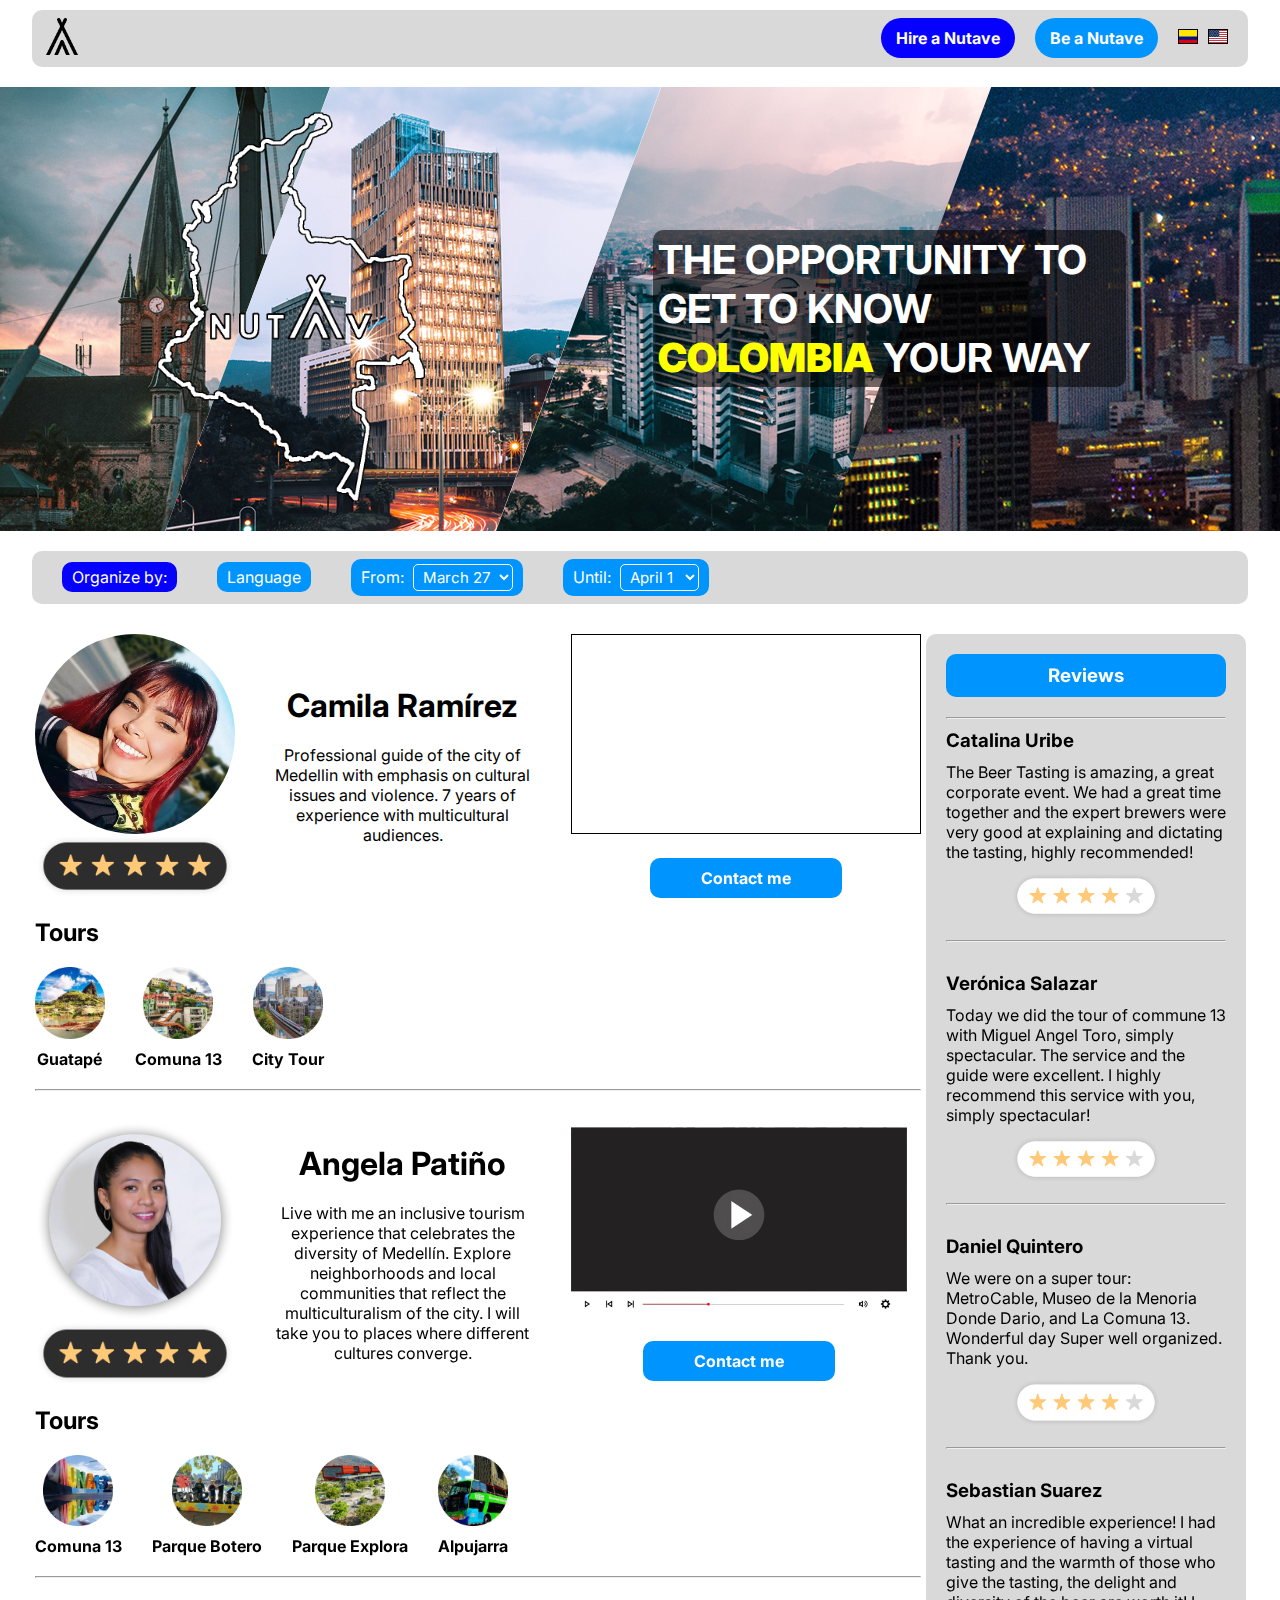
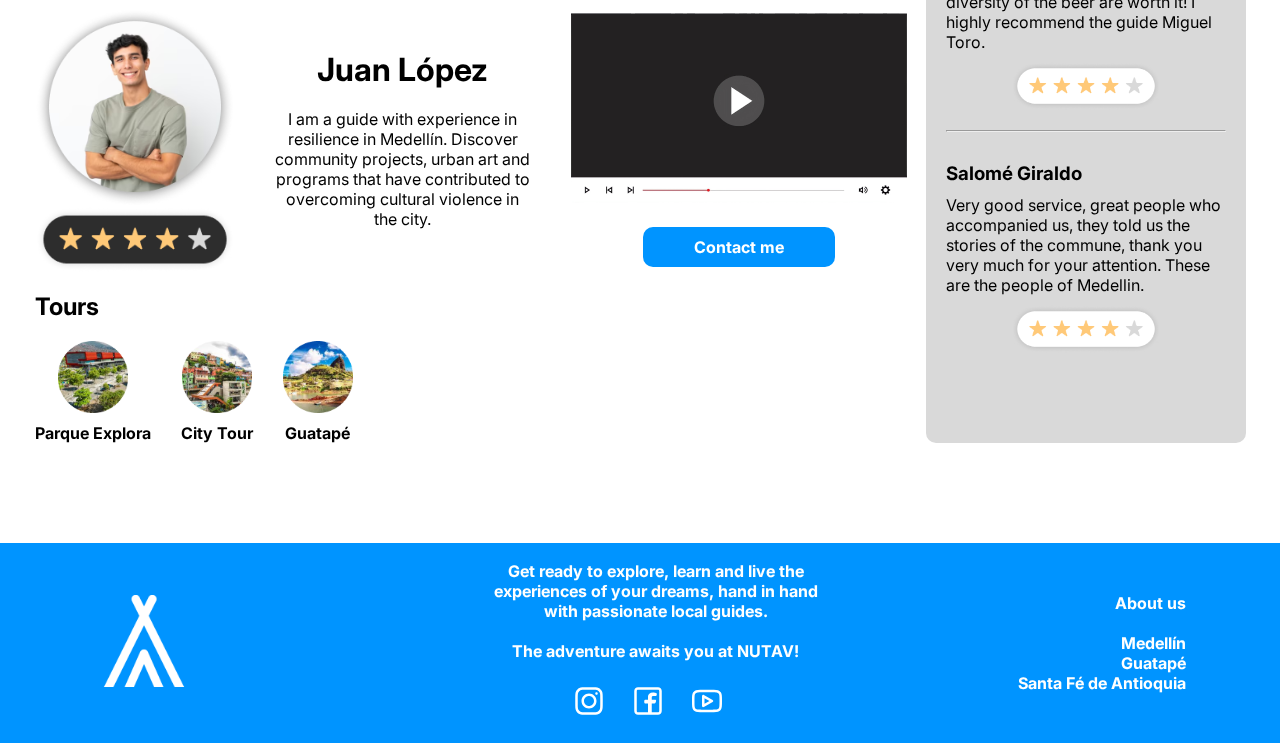
<file: en/guides/index.html>
<!DOCTYPE html>
<html lang="en">

<head>
    <meta charset="UTF-8">
    <meta name="viewport" content="width=device-width, initial-scale=1.0">
    <link rel="stylesheet" href="../../guias/styles.css">
    <link rel="shortcut icon" href="../../assets/favicon.png" type="image/x-icon">
    <title>Meet our guides of Medellín!</title>
</head>

<body>
    <header class="header-content">
        <nav class="navbar">
            <div class="navbar-left">
                <a href="../../index.html">
                    <img class="navbar-logo" width="40px" src="../../assets/isotipo.png" alt="Isotipo">
                </a>
            </div>

            <div class="navbar-right">
                <a href="#">
                    <div class="navbar-btn-nutave navbar-item">
                        <p>Hire a Nutave</p>
                    </div>
                </a>

                <a href="../../en/login/index.html">
                    <div class="navbar-btn-nutave navbar-btn-benutave navbar-item">
                        <p>Be a Nutave</p>
                    </div>
                </a>

                <div class="navbar-language navbar-item">
                    <a href="../../guias/index.html" id="co">
                        <img width="20px" src="../../assets/Colombia.svg" alt="Bandera de Colombia">
                    </a>
                </div>

                <div class="navbar-language">
                    <a href="../../en/index.html" id="usa">
                        <img width="20px" src="../../assets/Usa.svg" alt="Bandera de Usa">
                    </a>
                </div>
            </div>
        </nav>
    </header>

    <section class="about">
        <div class="about-img">
            <img src="../../assets/mapNutavwhitestroke.png" alt="Nutav Logo" height="400px">
        </div>

        <div class="about-text">
            <p>THE OPPORTUNITY TO GET TO KNOW <strong>COLOMBIA</strong> YOUR WAY</p>
        </div>
    </section>

    <section class="parameters-content">
        <nav class="parameters-bar">
            <div class="parameters-bar-btn parameters-bar-btn-blue">
                <p>Organize by:</p>
            </div>

            <div class="parameters-bar-btn">
                <p>Language</p>
            </div>

            <div class="parameters-bar-btn">
                <label for="desde">From:
                    <select name="desde" class="parameters-bar-select">
                        <option value="27March">March 27</option>
                        <option value="28March">March 28</option>
                        <option value="29March">March 29</option>
                        <option value="30March">March 30</option>
                    </select>
                </label>
            </div>

            <div class="parameters-bar-btn">
                <label for="desde">Until:
                    <select name="desde" class="parameters-bar-select">
                        <option value="1April">April 1</option>
                        <option value="2April">April 2</option>
                        <option value="3April">April 3</option>
                        <option value="4April">April 4</option>
                    </select>
                </label>
            </div>
        </nav>
    </section>

    <main class="main-guides">
        <section class="guides-section">
            <div class="guides-content">
                <div class="guides-img">
                    <img class="guides-img-profile" src="../../assets/guias/imgGuiaCamila.jpg" alt="Guía Miguel">
                    <img src="../../assets/guias/5stars.png" alt="Stars">
                </div>

                <div class="guides-info">
                    <div class="guides-info-title">
                        <h1>Camila Ramírez</h1>
                    </div>

                    <div class="guides-info-p">
                        <p>Professional guide of the city of Medellin with emphasis on cultural issues and violence. 7
                            years of experience with multicultural audiences.</p>
                    </div>
                </div>

                <div class="guides-video">
                    <div class="guides-video-mp4">
                        <iframe src="https://www.youtube.com/embed/cLuWgy0uX78?si=8ZQqps7ZBOSgTq5d" title="Video Presentación Camila" frameborder="0" allow="accelerometer; autoplay; encrypted-media; gyroscope;" allowfullscreen></iframe>
                    </div>

                    <a href="#">
                        <div class="guides-video-btn">
                            <p>Contact me</p>
                        </div>
                    </a>
                </div>
            </div>

            <div class="guides-tours">
                <div class="guides-tours-title">
                    <h2>Tours</h2>
                </div>

                <div class="guides-tours-content">
                    <div class="guides-tours-content-item">
                        <img src="../../assets/guias/penol.png" alt="tour guatape">
                        <p>Guatapé</p>
                    </div>

                    <div class="guides-tours-content-item">
                        <img src="../../assets/guias/comuna13.png" alt="tour comuna">
                        <p>Comuna 13</p>
                    </div>

                    <div class="guides-tours-content-item">
                        <img src="../../assets/guias/city.png" alt="tour city">
                        <p>City Tour</p>
                    </div>
                </div>
                <hr>
            </div>

            <div class="guides-content guides-content-below">
                <div class="guides-img">
                    <img src="../../assets/guias/guiaAngela.png" alt="Guía Miguel">
                    <img src="../../assets/guias/5stars.png" alt="Stars">
                </div>

                <div class="guides-info">
                    <div class="guides-info-title">
                        <h1>Angela Patiño</h1>
                    </div>

                    <div class="guides-info-p">
                        <p>Live with me an inclusive tourism experience that celebrates the diversity of Medellín.
                            Explore neighborhoods and local communities that reflect the multiculturalism of the city. I
                            will take you to places where different cultures converge.</p>
                    </div>
                </div>

                <div class="guides-video">
                    <div class="guides-video-mp4">
                        <img src="../../assets/guias/video.png" alt="video Miguel">
                    </div>

                    <a href="#">
                        <div class="guides-video-btn">
                            <p>Contact me</p>
                        </div>
                    </a>
                </div>
            </div>

            <div class="guides-tours">
                <div class="guides-tours-title">
                    <h2>Tours</h2>
                </div>

                <div class="guides-tours-content">
                    <div class="guides-tours-content-item">
                        <img src="../../assets/guias/comuna13letras.png" alt="Tour Comuna13 2">
                        <p>Comuna 13</p>
                    </div>

                    <div class="guides-tours-content-item">
                        <img src="../../assets/guias/med.png" alt="Tour Parque Botero">
                        <p>Parque Botero</p>
                    </div>

                    <div class="guides-tours-content-item">
                        <img src="../../assets/guias/explora.png" alt="Tour Parque Explora">
                        <p>Parque Explora</p>
                    </div>

                    <div class="guides-tours-content-item">
                        <img src="../../assets/guias/bus.png" alt="Tour Alpujarra">
                        <p>Alpujarra</p>
                    </div>
                </div>
                <hr>
            </div>

            <div class="guides-content guides-content-below">
                <div class="guides-img">
                    <img src="../../assets/guias/guiaJuan.png" alt="Guía Miguel">
                    <img src="../../assets/guias/4stars.png" alt="Stars">
                </div>

                <div class="guides-info">
                    <div class="guides-info-title">
                        <h1>Juan López</h1>
                    </div>

                    <div class="guides-info-p">
                        <p>I am a guide with experience in resilience in Medellín. Discover community projects, urban
                            art and programs that have contributed to overcoming cultural violence in the city.</p>
                    </div>
                </div>

                <div class="guides-video">
                    <div class="guides-video-mp4">
                        <img src="../../assets/guias/video.png" alt="video Miguel">
                    </div>

                    <a href="#">
                        <div class="guides-video-btn">
                            <p>Contact me</p>
                        </div>
                    </a>
                </div>
            </div>

            <div class="guides-tours">
                <div class="guides-tours-title">
                    <h2>Tours</h2>
                </div>

                <div class="guides-tours-content">
                    <div class="guides-tours-content-item">
                        <img src="../../assets/guias/explora.png" alt="Tour Parque Explora">
                        <p>Parque Explora</p>
                    </div>

                    <div class="guides-tours-content-item">
                        <img src="../../assets/guias/comuna13.png" alt="City Tour">
                        <p>City Tour</p>
                    </div>

                    <div class="guides-tours-content-item">
                        <img src="../../assets/guias/penol.png" alt="Tour Guatapé">
                        <p>Guatapé</p>
                    </div>
                </div>
            </div>
        </section>

        <aside class="aside-reviews">
            <div class="aside-reviews-title">
                <h3>Reviews</h3>
            </div>
            <br>
            <hr>

            <div class="aside-reviews-card">
                <div class="reviews-guides">
                    <div class="reviews-guides-name">
                        <h3>Catalina Uribe</h3>
                    </div>

                    <div class="reviews-guides-text">
                        <p>The Beer Tasting is amazing, a great corporate event. We had a great time together and the
                            expert brewers were very good at explaining and dictating the tasting, highly recommended!
                        </p>
                    </div>
                </div>

                <div class="reviews-guides-stars">
                    <img src="../../assets/guias/4starswhite.png" alt="Stars 4">
                </div>
            </div>
            <br>
            <hr> <br>

            <div class="aside-reviews-card">
                <div class="reviews-guides">
                    <div class="reviews-guides-name">
                        <h3>Verónica Salazar</h3>
                    </div>

                    <div class="reviews-guides-text">
                        <p>Today we did the tour of commune 13 with Miguel Angel Toro, simply spectacular. The service
                            and the guide were excellent. I highly recommend this service with you, simply spectacular!
                        </p>
                    </div>
                </div>

                <div class="reviews-guides-stars">
                    <img src="../../assets/guias/4starswhite.png" alt="Stars 4">
                </div>
            </div>
            <br>
            <hr> <br>

            <div class="aside-reviews-card">
                <div class="reviews-guides">
                    <div class="reviews-guides-name">
                        <h3>Daniel Quintero</h3>
                    </div>

                    <div class="reviews-guides-text">
                        <p>We were on a super tour: MetroCable, Museo de la Menoria Donde Dario, and La Comuna 13.
                            Wonderful day Super well organized. Thank you.</p>
                    </div>
                </div>

                <div class="reviews-guides-stars">
                    <img src="../../assets/guias/4starswhite.png" alt="Stars 4">
                </div>
            </div>
            <br>
            <hr> <br>

            <div class="aside-reviews-card">
                <div class="reviews-guides">
                    <div class="reviews-guides-name">
                        <h3>Sebastian Suarez</h3>
                    </div>

                    <div class="reviews-guides-text">
                        <p>What an incredible experience! I had the experience of having a virtual tasting and the
                            warmth of those who give the tasting, the delight and diversity of the beer are worth it! I
                            highly recommend the guide Miguel Toro.</p>
                    </div>
                </div>

                <div class="reviews-guides-stars">
                    <img src="../../assets/guias/4starswhite.png" alt="Stars 4">
                </div>
            </div>
            <br>
            <hr> <br>

            <div class="aside-reviews-card">
                <div class="reviews-guides">
                    <div class="reviews-guides-name">
                        <h3>Salomé Giraldo</h3>
                    </div>

                    <div class="reviews-guides-text">
                        <p>Very good service, great people who accompanied us, they told us the stories of the commune,
                            thank you very much for your attention. These are the people of Medellin.</p>
                    </div>
                </div>

                <div class="reviews-guides-stars">
                    <img src="../../assets/guias/4starswhite.png" alt="Stars 4">
                </div>
            </div>

        </aside>
    </main>

    <footer class="footer">
        <div class="footer-logo">
            <a href="index.html">
                <img width="100px" src="../../assets/isotipowhite.png" alt="Isotipo">
            </a>
        </div>

        <div class="footer-text">
            <p>Get ready to explore, learn and live the experiences of your dreams, hand in hand with passionate local
                guides. <br><br> The adventure awaits you at NUTAV!</p>

            <div class="footer-text-social">
                <a href="https://www.instagram.com/">
                    <img width="40px" src="../../assets/instagramLogo.svg" alt="Instagram logo">
                </a>

                <a href="https://www.facebook.com/">
                    <img width="40px" src="../../assets/facebookLogo.svg" alt="Facebook logo">
                </a>

                <a href="https://www.youtube.com/">
                    <img width="40px" src="../../assets/youtubeLogo.svg" alt="Youtube logo">
                </a>
            </div>
        </div>

        <div class="footer-links">
            <div class="footer-links-info">
                <!-- <a href="#">
                    <p class="footer-links-info-p">Contáctanos</p>
                </a> -->

                <a href="../index.html#about">
                    <p class="footer-links-info-p">About us</p>
                </a>
            </div>

            <div class="footer-links-places">
                <a href="../index.html#medellin">
                    <p class="footer-links-info-p">Medellín</p>
                </a>
                <a href="../index.html#guatape">
                    <p class="footer-links-info-p">Guatapé</p>
                </a>
                <a href="../index.html#santaFe">
                    <p class="footer-links-info-p">Santa Fé de Antioquia</p>
                </a>
            </div>
        </div>
    </footer>
</body>

</html>
</file>
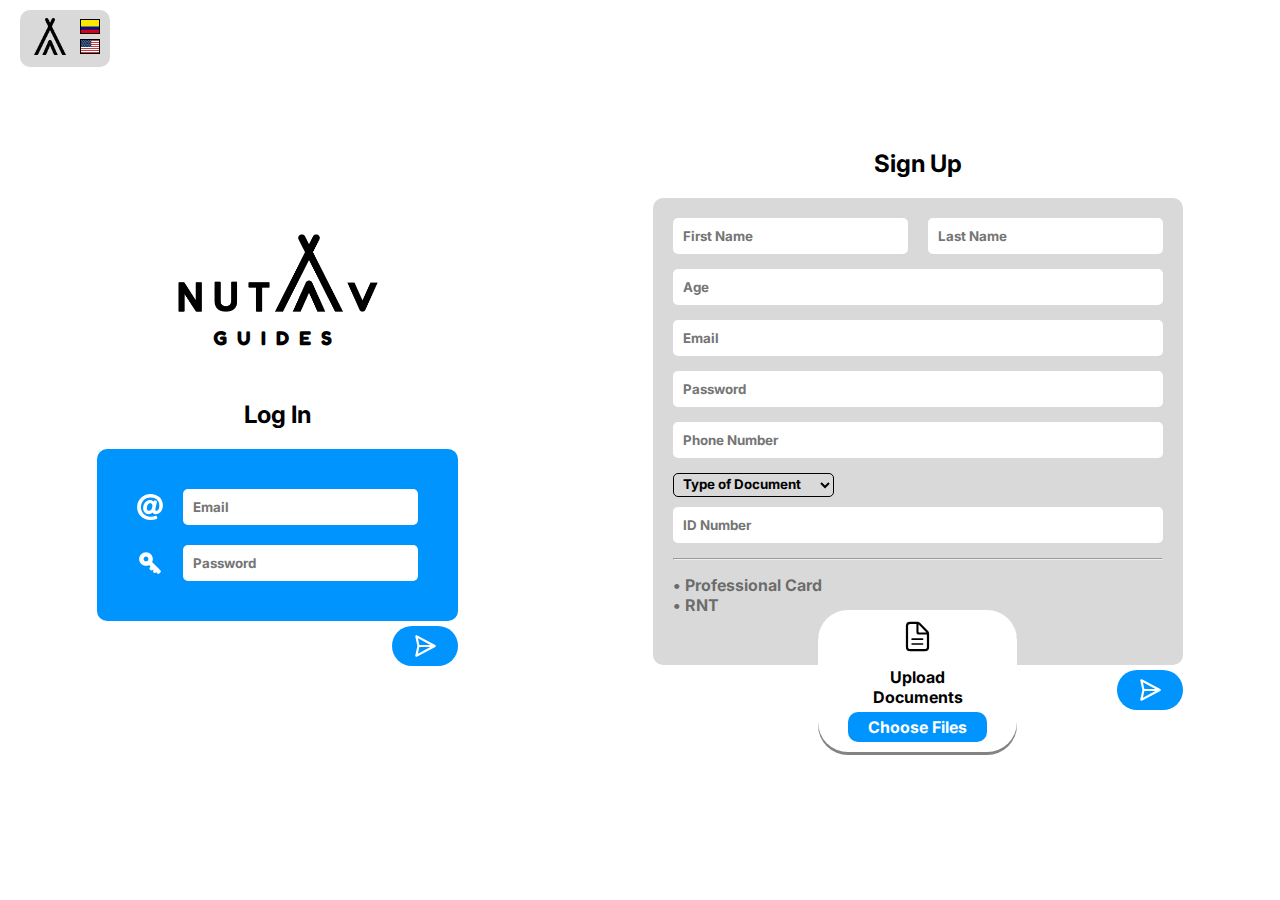
<file: en/login/index.html>
<!DOCTYPE html>
<html lang="en">
<head>
    <meta charset="UTF-8">
    <meta name="viewport" content="width=device-width, initial-scale=1.0">
    <link rel="stylesheet" href="../../login/styles.css">
    <link rel="shortcut icon" href="../../assets/favicon.png" type="image/x-icon">
    <title>NUTAV - Login</title>
</head>
<body>
    <header class="header-content">
        <nav class="navbar">
            <div class="navbar-center">
                <a href="../../en/index.html">
                    <img class="navbar-logo" width="40px" src="../../assets/isotipo.png" alt="Imagotipo">
                </a>
            </div>
            
            <div class="navbar-right">    
                <div class="navbar-language navbar-item">
                    <a href="../../login/index.html" id="co">
                        <img width="20px" src="../../assets/Colombia.svg" alt="Bandera de Colombia">
                    </a>
                </div>
    
                <div class="navbar-language">
                    <a href="./index.html" id="usa">
                        <img width="20px" src="../../assets/Usa.svg" alt="Bandera de Usa">
                    </a>
                </div>
            </div>
        </nav>
    </header>

    <main class="main-login">
        <section class="login">
            <article class="logo-article">
                <div class="logo-img">
                    <img width="200px" src="../../assets/Logo NUTAV short.png" alt="Logotipo NUTAV">
                </div>
    
                <div class="logo-text">
                    <h2>GUIDES</h2>
                </div>
            </article>

            <article class="login-article">
                <div class="login-title">
                    <h2>Log In</h2>
                </div>

                <div class="login-content">
                    <div class="main-inputs">
                        <div class="login-content-email login-content-item">
                            <img src="../../assets/login/email.svg" alt="Icono Email">
                            <input type="email" name="email" placeholder="Email">
                        </div>
    
                        <div class="login-content-username login-content-item">
                            <img src="../../assets/login/password.svg" alt="Icono Contraseña">
                            <input type="password" name="password" placeholder="Password">
                        </div>
                    </div>
                </div>
                <div class="main-btnSubmit">
                    <img width="26px" src="../../assets/login/send.svg" alt="Botón Enviar">
                </div>

            </article>
        </section>

        <section class="register">
            <div class="register-title">
                <h2>Sign Up</h2>
            </div>

            <div class="register-content">
                <div class="main-inputs register-inputs">
                    <div class="register-inputs-names register-inputs">
                        <input type="text" name="name" placeholder="First Name">
                        <input type="text" name="lastName" placeholder="Last Name">
                    </div>

                    <div class="register-inputs">
                        <input type="text" name="age" placeholder="Age">
                    </div>

                    <div class="register-inputs">
                        <input type="email" name="email" placeholder="Email">
                    </div>

                    <div class="register-inputs">
                        <input type="password" name="password" placeholder="Password">
                    </div>

                    <div class="register-inputs">
                        <input type="text" name="telephone" placeholder="Phone Number">
                    </div>

                    <div class="register-select-btn">
                        <select name="document" class="register-select">
                            <option disabled selected value="default">Type of Document</option>
                            <option value="tIdentidad">Tarjeta de Identidad</option>
                            <option value="cedula">Cédula</option>
                        </select>
                    </div>

                    <div class="register-inputs">
                        <input type="text" name="document" placeholder="ID Number">
                    </div>

                    <hr>

                    <div class="register-list">
                        <p>• Professional Card</p>
                        <p title="National Tourism Registry">• RNT</p>
                    </div>
                </div>
            </div>
            <div class="main-btnSubmit">
                <img width="26px" src="../../assets/login/send.svg" alt="Botón Enviar">
            </div>

            <div class="register-upload">
                <div class="register-upload-img">
                    <img width="33px" src="../../assets/login/docs.svg" alt="Icono Documentos">
                </div>

                <div class="register-upload-title">
                    <p>Upload</p>
                    <p>Documents</p>
                </div>

                <div class="register-upload-btn">
                    <p>Choose Files</p>
                </div>
            </div>
        </section>
    </main>
</body>
</html>
</file>
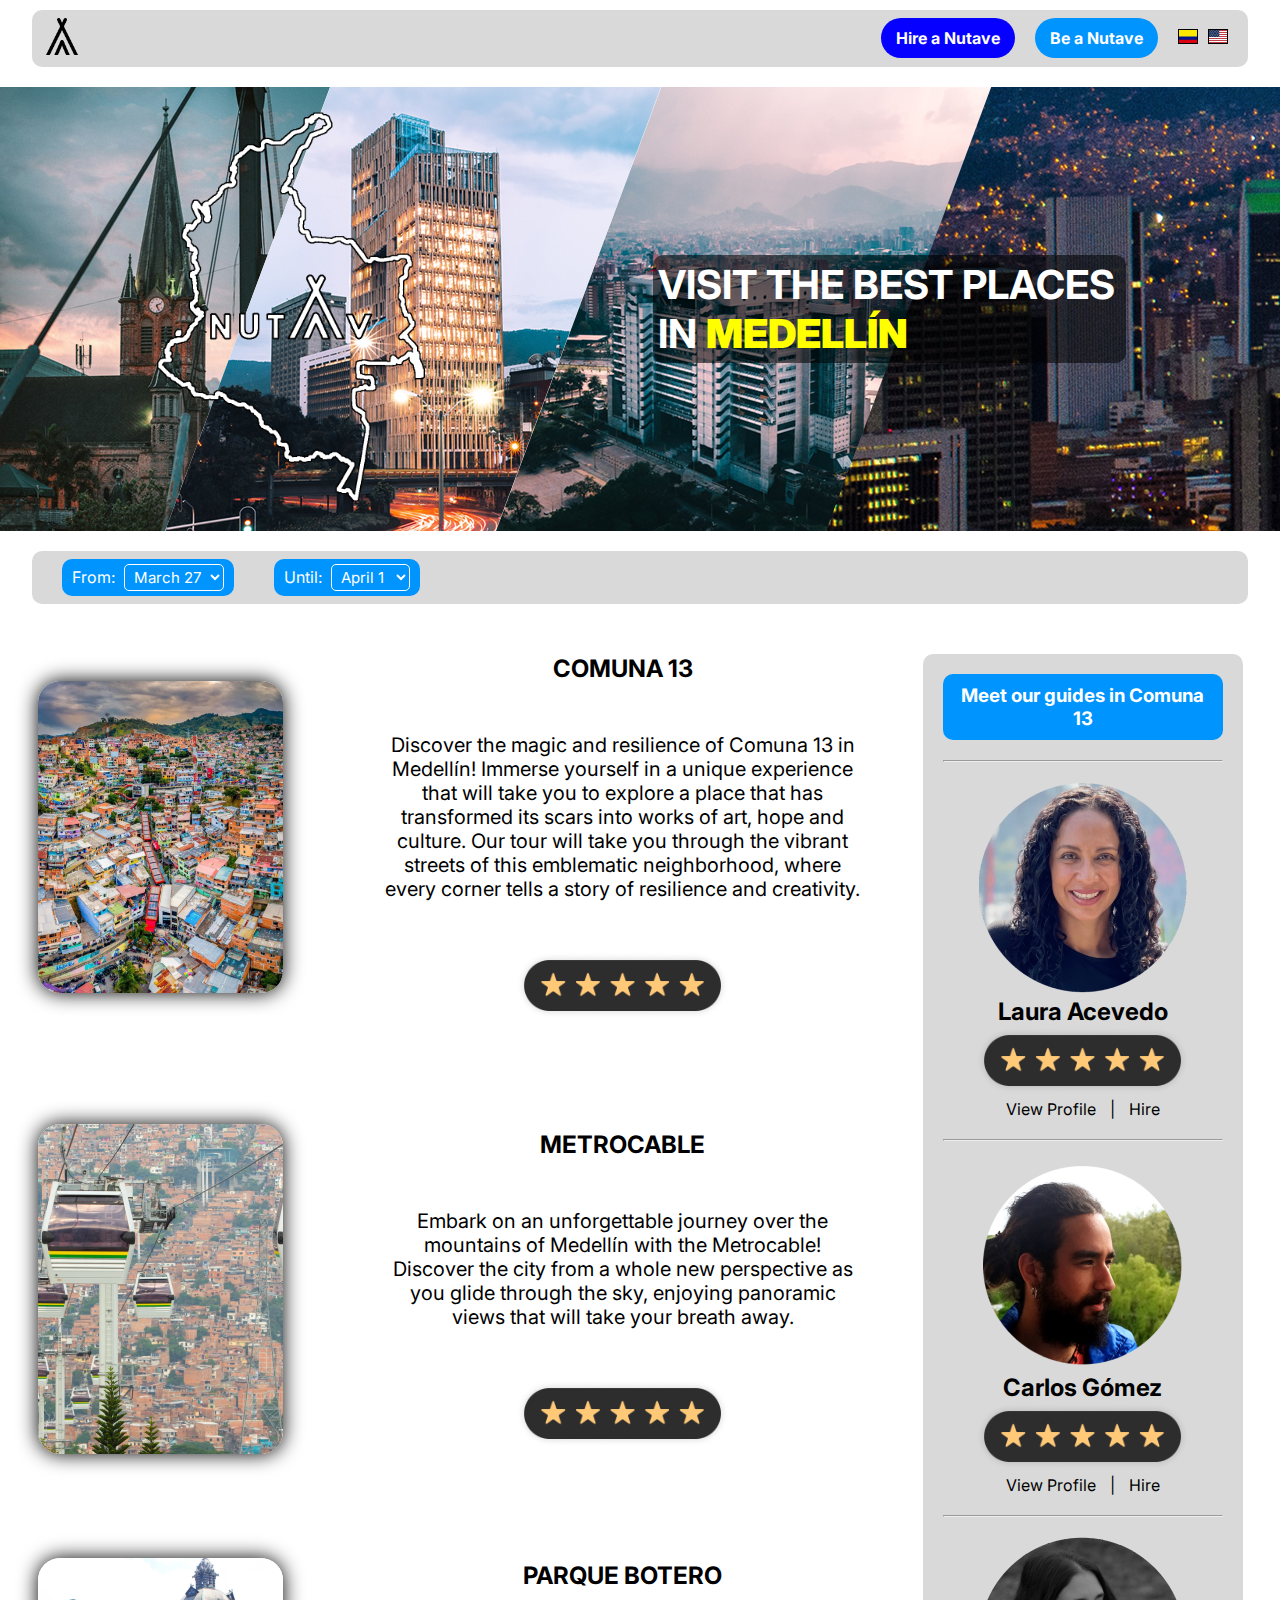
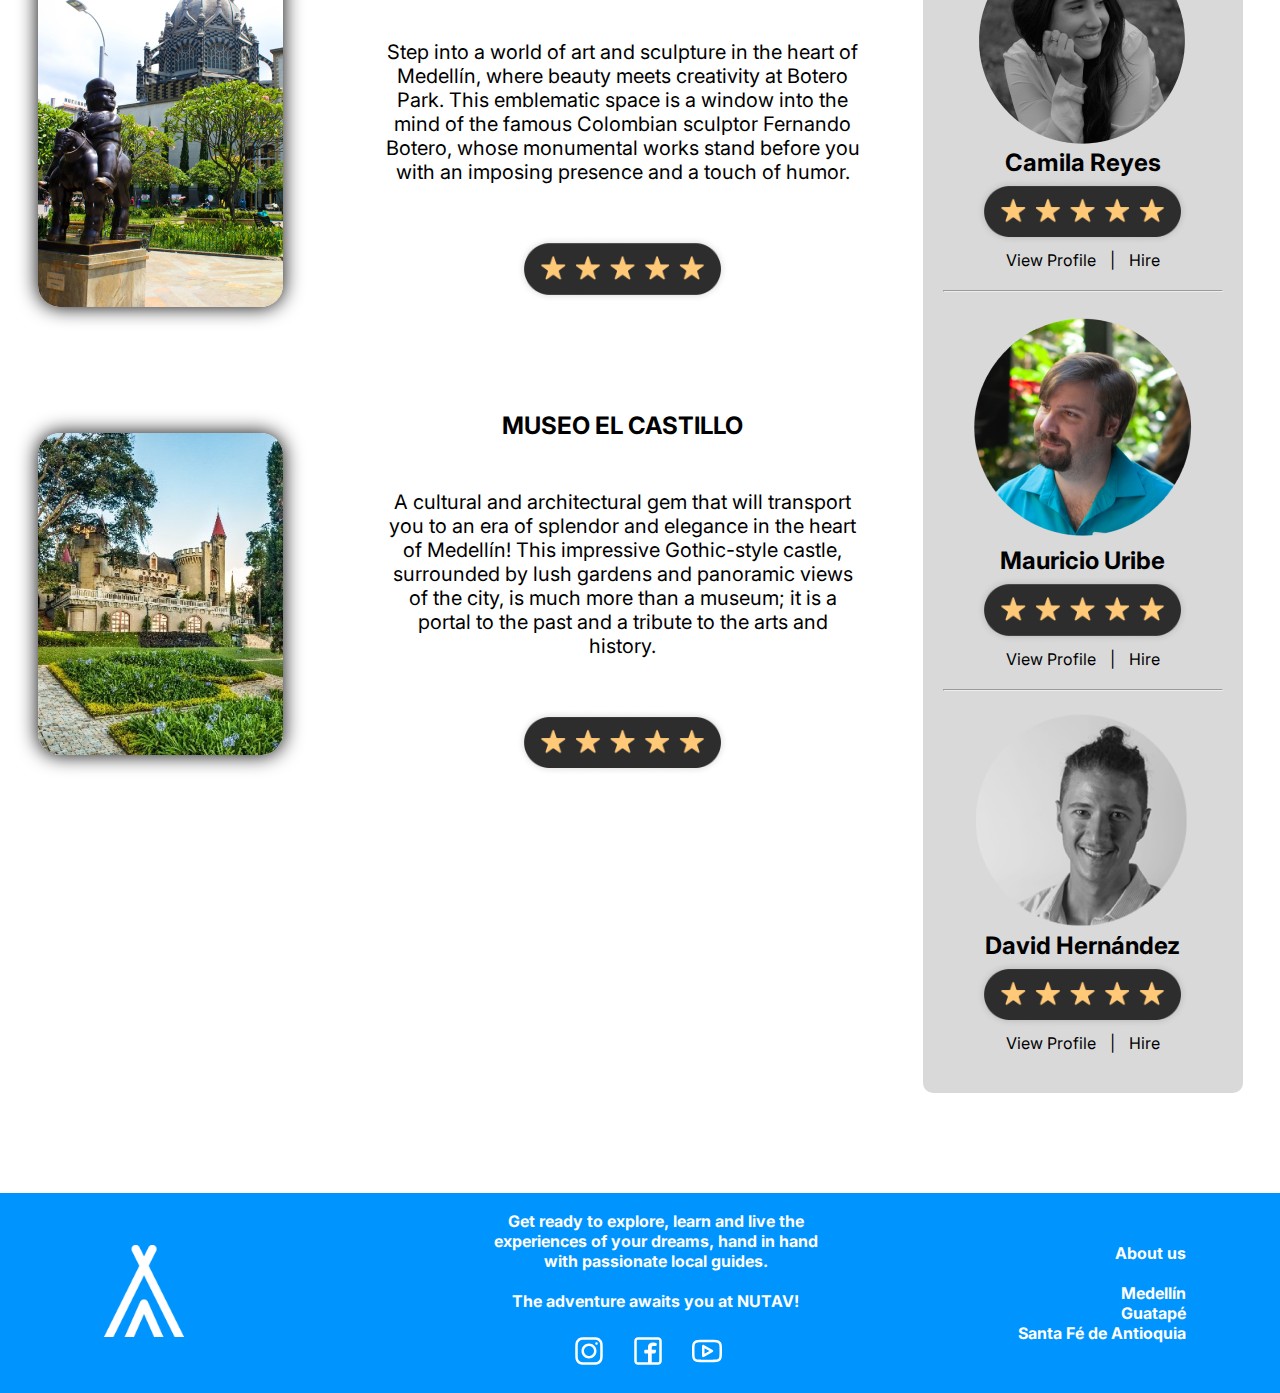
<file: en/places/index.html>
<!DOCTYPE html>
<html lang="en">
<head>
    <meta charset="UTF-8">
    <meta name="viewport" content="width=device-width, initial-scale=1.0">
    <title>Places to visit in Medellín</title>
    <link rel="stylesheet" href="../../lugares/styles.css">
    <link rel="shortcut icon" href="../../assets/favicon.png" type="image/x-icon">
</head>
<body>
    <header class="header-content">
        <nav class="navbar">
            <div class="navbar-left">
                <a href="../../index.html">
                    <img class="navbar-logo" width="40px" src="../../assets/isotipo.png" alt="Imagotipo">
                </a>
            </div>
            
            <div class="navbar-right">
                <a href="#">
                    <div class="navbar-btn-nutave navbar-item">
                        <p>Hire a Nutave</p>
                    </div>
                </a>
    
                <a href="../../en/login/index.html">
                    <div class="navbar-btn-nutave navbar-btn-benutave navbar-item">
                        <p>Be a Nutave</p>
                    </div>
                </a>
    
                <div class="navbar-language navbar-item">
                    <a href="../../lugares/index.html" id="co">
                        <img width="20px" src="../../assets/Colombia.svg" alt="Bandera de Colombia">
                    </a>
                </div>
    
                <div class="navbar-language">
                    <a href="../../en/places/index.html" id="usa">
                        <img width="20px" src="../../assets/Usa.svg" alt="Bandera de Usa">
                    </a>
                </div>
            </div>
        </nav>
    </header>

    <section class="about">
        <div class="about-img">
            <img src="../../assets/mapNutavwhitestroke.png" alt="Nutav Logo" height="400px">
        </div>
        
        <div class="about-text">
            <p>VISIT THE BEST PLACES IN <strong>MEDELLÍN</strong></p>
        </div>       
    </section>

    <section class="parameters-content">
        <nav class="parameters-bar">
            <div class="parameters-bar-btn">
                <label for="desde">From: 
                    <select name="desde" class="parameters-bar-select">
                        <option value="27March">March 27</option>
                        <option value="28March">March 28</option>
                        <option value="29March">March 29</option>
                        <option value="30March">March 30</option>
                    </select>
                </label>
            </div>

            <div class="parameters-bar-btn">
                <label for="desde">Until:
                    <select name="desde" class="parameters-bar-select">
                        <option value="1April">April 1</option>
                        <option value="2April">April 2</option>
                        <option value="3April">April 3</option>
                        <option value="4April">April 4</option>
                    </select>
                </label>
            </div>
        </nav>
    </section>

    <main class="main-places">
        <section class="place-section">
            <div class="place-content">
                <div class="place-img">
                    <img src="../../assets/Lugares/Comuna13.png" alt="Foto Comuna 13">
                </div>
                
                <div class="place-text">
                    <div class="place-title">
                        <h2>COMUNA 13</h2>
                    </div>
            
                    <div class="place-text-p">
                        <p>Discover the magic and resilience of Comuna 13 in Medellín! Immerse yourself in a unique experience that will take you to explore a place that has transformed its scars into works of art, hope and culture. Our tour will take you through the vibrant streets of this emblematic neighborhood, where every corner tells a story of resilience and creativity.</p>
                    </div>
        
                    <div class="place-text-stars">
                        <img width="215px" src="../../assets/Lugares/stars.png" alt="Estrellas Calificación">
                    </div>
                </div>
            </div>
    
            <div class="place-content">
                <div class="place-img">
                    <img src="../../assets/Lugares/Metrocable.png" alt="Foto Comuna 13">
                </div>
                
                <div class="place-text">
                    <div class="place-title">
                        <h2>METROCABLE</h2>
                    </div>
            
                    <div class="place-text-p">
                        <p>Embark on an unforgettable journey over the mountains of Medellín with the Metrocable! Discover the city from a whole new perspective as you glide through the sky, enjoying panoramic views that will take your breath away.</p>
                    </div>
        
                    <div class="place-text-stars">
                        <img width="215px" src="../../assets/Lugares/stars.png" alt="Estrellas Calificación">
                    </div>
                </div>
            </div>
    
            <div class="place-content">
                <div class="place-img">
                    <img src="../../assets/Lugares/Botero.png" alt="Foto Comuna 13">
                </div>
                
                <div class="place-text">
                    <div class="place-title">
                        <h2>PARQUE BOTERO</h2>
                    </div>
            
                    <div class="place-text-p">
                        <p>Step into a world of art and sculpture in the heart of Medellín, where beauty meets creativity at Botero Park. This emblematic space is a window into the mind of the famous Colombian sculptor Fernando Botero, whose monumental works stand before you with an imposing presence and a touch of humor.</p>
                    </div>
        
                    <div class="place-text-stars">
                        <img width="215px" src="../../assets/Lugares/stars.png" alt="Estrellas Calificación">
                    </div>
                </div>
            </div>
    
            <div class="place-content">
                <div class="place-img">
                    <img src="../../assets/Lugares/Castillo.png" alt="Foto Comuna 13">
                </div>
                
                <div class="place-text">
                    <div class="place-title">
                        <h2>MUSEO EL CASTILLO</h2>
                    </div>
            
                    <div class="place-text-p">
                        <p>A cultural and architectural gem that will transport you to an era of splendor and elegance in the heart of Medellín! This impressive Gothic-style castle, surrounded by lush gardens and panoramic views of the city, is much more than a museum; it is a portal to the past and a tribute to the arts and history.</p>
                    </div>
        
                    <div class="place-text-stars">
                        <img width="215px" src="../../assets/Lugares/stars.png" alt="Estrellas Calificación">
                    </div>
                </div>
            </div>
        </section>

        <aside class="aside-guides">
            <div class="aside-title">
                <h3>Meet our guides in Comuna 13</h3>
            </div>
            <br>
            <hr>

            <div class="aside-guides-card">
                <div class="aside-guides-img">
                    <img src="../../assets/Lugares/imgGuideLaura.png" alt="Guia Laura">
                </div>

                <div class="aside-guides-name">
                    <h2>Laura Acevedo</h2>
                </div>
                
                <div class="aside-guides-stars">
                    <img width="215px" src="../../assets/Lugares/stars.png" alt="">
                </div>

                <div class="aside-guides-contact">
                    <a href="#">View Profile</a>
                    <p>&nbsp|&nbsp</p>
                    <a href="#">Hire</a>
                </div>
            </div>
            <br>
            <hr>

            <div class="aside-guides-card">
                <div class="aside-guides-img">
                    <img src="../../assets/Lugares/imgGuideCarlos.png" alt="Guia Laura">
                </div>

                <div class="aside-guides-name">
                    <h2>Carlos Gómez</h2>
                </div>
                
                <div class="aside-guides-stars">
                    <img width="215px" src="../../assets/Lugares/stars.png" alt="">
                </div>

                <div class="aside-guides-contact">
                    <a href="#">View Profile</a>
                    <p>&nbsp|&nbsp</p>
                    <a href="#">Hire</a>
                </div>
            </div>
            <br>
            <hr>

            <div class="aside-guides-card">
                <div class="aside-guides-img">
                    <img src="../../assets/Lugares/imgGuideCamila.png" alt="Guia Laura">
                </div>

                <div class="aside-guides-name">
                    <h2>Camila Reyes</h2>
                </div>
                
                <div class="aside-guides-stars">
                    <img width="215px" src="../../assets/Lugares/stars.png" alt="">
                </div>

                <div class="aside-guides-contact">
                    <a href="#">View Profile</a>
                    <p>&nbsp|&nbsp</p>
                    <a href="#">Hire</a>
                </div>
            </div>
            <br>
            <hr>

            <div class="aside-guides-card">
                <div class="aside-guides-img">
                    <img src="../../assets/Lugares/imgGuideMauricio.png" alt="Guia Laura">
                </div>

                <div class="aside-guides-name">
                    <h2>Mauricio Uribe</h2>
                </div>
                
                <div class="aside-guides-stars">
                    <img width="215px" src="../../assets/Lugares/stars.png" alt="">
                </div>

                <div class="aside-guides-contact">
                    <a href="#">View Profile</a>
                    <p>&nbsp|&nbsp</p>
                    <a href="#">Hire</a>
                </div>
            </div>
            <br>
            <hr>

            <div class="aside-guides-card">
                <div class="aside-guides-img">
                    <img src="../../assets/Lugares/imgGuideDavid.png" alt="Guia Laura">
                </div>

                <div class="aside-guides-name">
                    <h2>David Hernández</h2>
                </div>
                
                <div class="aside-guides-stars">
                    <img width="215px" src="../../assets/Lugares/stars.png" alt="">
                </div>

                <div class="aside-guides-contact">
                    <a href="#">View Profile</a>
                    <p>&nbsp|&nbsp</p>
                    <a href="#">Hire</a>
                </div>
            </div>
            <br>
        </aside>
    </main>

    <footer class="footer">
        <div class="footer-logo">
            <a href="index.html">
                <img width="100px" src="../../assets/isotipowhite.png" alt="Isotipo">
            </a>
        </div>

        <div class="footer-text">
            <p>Get ready to explore, learn and live the experiences of your dreams, hand in hand with passionate local guides. <br><br> The adventure awaits you at NUTAV!</p>

            <div class="footer-text-social">
                <a href="https://www.instagram.com/">
                    <img width="40px" src="../../assets/instagramLogo.svg" alt="Instagram logo">
                </a>

                <a href="https://www.facebook.com/">
                    <img width="40px" src="../../assets/facebookLogo.svg" alt="Facebook logo">
                </a>

                <a href="https://www.youtube.com/">
                    <img width="40px" src="../../assets/youtubeLogo.svg" alt="Youtube logo">
                </a>
            </div>
        </div>

        <div class="footer-links">
            <div class="footer-links-info">
                <!-- <a href="#">
                    <p class="footer-links-info-p">Contáctanos</p>
                </a> -->
    
                <a href="../index.html#about">
                    <p class="footer-links-info-p">About us</p>
                </a>
            </div>

            <div class="footer-links-places">
                <a href="#medellin">
                    <p class="footer-links-info-p">Medellín</p>
                </a>
                <a href="#guatape">
                    <p class="footer-links-info-p">Guatapé</p>
                </a>
                <a href="#santaFe">
                    <p class="footer-links-info-p">Santa Fé de Antioquia</p>
                </a>
            </div>
        </div>
    </footer>
</body>
</html>
</file>
<file: styles.css>
@import url('https://fonts.googleapis.com/css2?family=Inter:wght@400;700&display=swap');

* {
    box-sizing: border-box;
    padding: 0px;
    margin: 0px;
    font-family: 'Inter', sans-serif;
}

a {
    text-decoration: none;
    color: #000;
}

/* ------------------- HEADER ------------------- */

.header-content {
    display: flex;
    justify-content: center;
}

.navbar {
    width: 95vw;
    display: flex;
    align-items: center;
    justify-content: space-between;
    background-color: #D9D9D9;
    margin-top: 10px;
    padding: 8px 10px;
    border-radius: 10px;
}

.navbar-tours-select {
    height: 30px;
    width: 170px;
}

.navbar-item {
    margin-right: 20px;
}

.navbar-right {
    display: flex;
    align-items: center;
}

.navbar-btn-nutave {
    background-color: #0500FF;
    padding: 10px 15px;
    border-radius: 20px;
}

.navbar-btn-benutave {
    background-color: #0094FF;
}

.navbar-btn-nutave p {
    color: #fff;
    font-weight: bold;
}

.navbar-language {
    margin-right: 10px;
}

.navbar-language img {
    border: 1px solid #000;
}

/* ------------------- Tours ------------------- */

.tours {
    display: flex;
    justify-content: center;
}

.tours-content {
    margin-top: 50px;
    display: flex;
    flex-direction: column;
    align-items: center;
    background-color: #0094FF;
    padding: 30px;
    border-radius: 10px;
}

.tours-title {
    color: #fff;
    font-size: 24px;
    font-weight: bold;
    margin-top: -10px;
    margin-bottom: 25px;
}

.tours-strong {
    color: #FFFF00;
}

.tours-imgs {
    display: flex;
    gap: 100px;
}

.tours-img {
    object-fit: cover;
    height: 328px;
    width: 250px;
    border-radius: 10px;
    box-shadow: 0px 1px 10px #000;
}

.tours-img-text {
    margin-top: 20px;
    font-size: 24px;
    color: #fff;
    font-weight: bold;
    text-align: center;
}

/* ------------------- About ------------------- */

.about {
    display: flex;
    align-items: center;
    justify-content: space-evenly;
    background-color: #D9D9D9;
    height: 535px;
    margin-top: 100px;
    margin-bottom: 200px;
    background-image: url(./assets/aboutbg2.jpg);
    color: #fff;
    font-weight: bold;
}

.about-logo {
    margin-right: 50px;
}

.about-text {
    font-size: 25px;
    border-radius: 10px;
    background-color: #0000008f;
    width: 35vw;
    padding: 5px;
}

/* ------------------- Locations ------------------- */

.locations {
    display: flex;
    justify-content: space-around;
    align-items: center;
    margin-bottom: 200px;
}

.locations-end {
    margin-bottom: 100px;
}

.locations-img {
    display: flex;
    flex-direction: column;
}

.locations-text {
    display: flex;
    flex-direction: column;
    align-items: center;
    gap: 50px;
    font-size: 25px;
    width: 35vw;
}

.locations-text-title {
    font-weight: bold;
}

.locations-text-text {
    text-align: center;
}

.locations-btn-content {
    color: #fff;
    padding: 10px 20px;
    border-radius: 10px;
    font-weight: bold;
    text-align: center;
    transition: 0.3s all;
}

.locations-btn-content:hover {
    transform: scale(1.1);
}

.locations-btn-places {
    background-color: #0094FF;
}

.locations-btn-guides {
    background-color: #0500FF;
}

.locations-btn {
    display: flex;
    flex-direction: column;
    gap: 60px;
}


/* ------------------- Footer ------------------- */

.footer {
    margin-top: 100px;
    font-weight: bold;
    height: 200px;
    background-color: #0094FF;
    display: flex;
    align-items: center;
    justify-content: space-around;
}

.footer-logo {
    display: flex;
    flex-direction: column;
    align-items: center;
    gap: 20px;
}

.footer-text {
    color: #fff;
    display: flex;
    flex-direction: column;
    align-items: center;
    justify-content: space-between;
    text-align: center;
    gap: 20px;
    margin-left: 100px;
}

.footer-text-social img {
    margin-right: 15px;
    padding: 5px;
    transition: 0.3s all;
}

.footer-text-social img:hover {
    background-color: #0500FF;
    border-radius: 10px;
}

.footer-text p {
    width: 350px;
}

.footer-links {
    display: flex;
    flex-direction: column;
    width: min-content;
}

.footer-links-info-SantaFe {
    width: max-content;
}

.footer-links-info-p {
    text-decoration: underline 3px solid #0094FF;
    transition: 0.3s text-decoration;
}

.footer-links-info-p:hover {
    text-decoration: underline 3px solid #0500FF;
}

.footer-links a {
    text-align: right;
    color: #fff;
}

/* ------------------- Responsive ------------------- */

@media (max-width: 1030px) {
    /* ------------------- Tours ------------------- */
    .tours-title {
        font-size: 20px;
        width: 400px;
        text-align: center;
    }

    .tours-imgs {
        flex-direction: column;
        gap: 50px;
    }

    .tours-img {
        width: 220px;
        height: 300px;
    }

    /* ------------------- Locations ------------------- */
    .locations-text-text {
        font-size: 20px;
    }

    .locations-text-title {
        width: min-content;
        text-align: center;
    }

    /* ------------------- About ------------------- */
    .about-text {
        font-size: 20px;
    }

    .about-logo img {
        height: 400px;
    }
}

@media (max-width: 800px) {
    /* ------------------- Locations ------------------- */
    .locations-text-text {
        font-size: 17px;
    }

    .locations-btn {
        width: 100px;
        font-size: 13px;
    }

    /* ------------------- Footer ------------------- */
    .footer-links-info-SantaFe {
        width: min-content;
    }

    .footer-text {
        margin-left: 0px;
    }
}

@media (max-width: 675px) {
    /* ------------------- HEADER ------------------- */
    .navbar p {
        font-size: 13px;
    }

    .navbar-item {
        margin-right: 5px;
    }

    .navbar-item p {
        text-align: center;
    }

    /* ------------------- About ------------------- */
    .about {
        margin-bottom: 100px;
    }

    .about-text {
        font-size: 15px;
    }


    .about-logo {
        margin-right: 0px;
    }

    .about-logo img {
        height: 350px;
    }

    /* ------------------- Locations ------------------- */
    .locations {
        flex-direction: column;
        gap: 30px;
        padding-top: 20px;
        padding-bottom: 20px;
        margin-bottom: 50px;
    }

    .locations-text {
        gap: 20px;
        width: 70vw;
    }

    .locations-text-title {
        width: auto;
    }

    .locations-btn {
        width: auto;
        gap: 30px;
    }

    /* ------------------- Footer ------------------- */
    .footer {
        font-size: 13px;
    }
}

@media (max-width: 540px) {
    /* ------------------- HEADER ------------------- */
    .navbar-right p {
        font-size: 10px;
    }

    .navbar-btn-nutave {
        padding: 5px 10px;
    }

    /* ------------------- Tours ------------------- */
    .tours-content {
        margin-top: 20px;
        padding-top: 20px !important;
        padding: 10px;
    }

    .tours-title {
        font-size: 15px;
        width: 280px;
    }

    .tours-img {
        height: 200px;
        width: 160px;
    }

    .tours-img-text {
        font-size: 20px;
    }

    /* ------------------- About ------------------- */
    .about {
        flex-direction: column;
    }

    .about-logo img {
        height: 250px;
        background-color: #0000008f;
        padding: 5px;
        border-radius: 10px;
    }

    .about-text {
        text-align: center;
        width: 320px;
    }

    /* ------------------- Footer ------------------- */
    .footer {
        gap: 5px;
        font-size: 12px;
    }

    .footer-logo img {
        width: 70px;
    }

    .footer-text p {
        width: 200px;
        font-size: 12px;
    }
}
</file>
<file: guias/styles.css>
@import url('https://fonts.googleapis.com/css2?family=Inter:wght@400;700&display=swap');

/* Quitar estilos por defecto */
* {
    box-sizing: border-box;
    padding: 0px;
    margin: 0px;
    font-family: 'Inter', sans-serif;
}

a {
    text-decoration: none;
    color: #000;
}

/* ------------------- HEADER ------------------- */

.header-content {
    display: flex;
    justify-content: center;
}

.navbar {
    width: 95vw;
    display: flex;
    align-items: center;
    justify-content: space-between;
    background-color: #D9D9D9;
    margin-top: 10px;
    padding: 8px 10px;
    border-radius: 10px;
}

.navbar-tours-select {
    height: 30px;
    width: 170px;
}

.navbar-item {
    margin-right: 20px;
}

.navbar-right {
    display: flex;
    align-items: center;
}

.navbar-btn-nutave {
    background-color: #0500FF;
    padding: 10px 15px;
    border-radius: 20px;
}

.navbar-btn-benutave {
    background-color: #0094FF;
}

.navbar-btn-nutave p {
    color: #fff;
    font-weight: bold;
}

.navbar-language {
    margin-right: 10px;
}

.navbar-language img {
    border: 1px solid #000;
}

/* ------------------- ABOUT ------------------- */

.about {
    display: flex;
    align-items: center;
    justify-content: center;
    gap: 200px;
    margin-top: 20px;
    background-image: url(../assets/Lugares/aboutMedellin.jpg);
    color: #fff;
    font-weight: bold;
    background-size: cover;
}

.about-text {
    font-size: 40px;
    font-weight: bold;
    border-radius: 10px;
    background-color: #0000008f;
    width: 37vw;
    padding: 5px;
}

.about-text strong {
    color: #ffff00;
}

.about-img {
    margin-right: 25px;
    padding-top: 20px;
    padding-bottom: 20px;
}

/* ------------------- PARAMETERS BAR ------------------- */

.parameters-content {
    display: flex;
    justify-content: center;
}

.parameters-bar {
    background-color: #d9d9d9;
    width: 95vw;
    border-radius: 10px;
    display: flex;
    align-items: center;
    margin-top: 20px;
    margin-bottom: 30px;
    padding: 8px 10px; 
}

.parameters-bar-btn {
    background-color: #0094FF;
    color: #fff;
    padding: 5px 10px;
    border-radius: 10px;
    margin-right: 20px;
    margin-left: 20px;
    cursor: pointer;
}

.parameters-bar-btn-blue {
    background-color: #0500FF;
}

.parameters-bar-select {
    margin-left: 5px;
    padding: 2px 5px;
    font-size: 15px;
    background-color: #0094FF;
    color: #fff;
    border: 1px solid #fff;
    cursor: pointer;
    border-radius: 5px;
    transition: 0.5s background-color;
}

.parameters-bar-select:hover {
    background-color: #0059ff;
}

/* ------------------- GUIDES ------------------- */

.main-guides {
    display: flex;
    justify-content: space-around;
    width: 95vw;
    margin-right: auto;
    margin-left: auto;
}

.guides-section {
    display: flex;
    flex-direction: column;
}

.guides-content {
    display: flex;
    align-items: center;
    gap: 40px;
}

.guides-content-below {
    margin-top: 30px;
}

.guides-img {
    display: flex;
    flex-direction: column;
}

.guides-img {
    width: 200px;
}

.guides-img-profile {
    border-radius: 50%;
}

.guides-info {
    display: flex;
    align-items: center;
    flex-direction: column;
    gap: 20px;
    text-align: center;
}

.guides-info-p {
    width: 20vw;
}

.guides-video {
    display: flex;
    flex-direction: column;
    gap: 20px;
}

.guides-video-mp4 iframe {
    width: 350px;
    height: 200px;
    border: 1px solid #000;
}

.guides-video-btn {
    display: flex;
    justify-content: center;
    color: #fff;
    padding: 10px 30px;
    border-radius: 10px;
    font-weight: bold;
    background-color: #0094FF;
    width: 15vw;
    margin-left: auto;
    margin-right: auto;
}

.guides-tours {
    margin-top: 20px;
    display: flex;
    flex-direction: column;
    gap: 20px;
}

.guides-tours-content {
    display: flex;
    gap: 30px;
    align-items: center;
}

.guides-tours-content-item {
    display: flex;
    flex-direction: column;
    align-items: center;
    gap: 10px;
    font-weight: bold;
}

.guides-tours-content-item img {
    width: 70px;
}

/* ------------------- ASIDE ------------------- */

.aside-reviews {
    width: 25vw;
    background-color: #D9D9D9;
    padding: 20px;
    border-radius: 10px;
}

.aside-reviews-card {
    margin-top: 10px;
}

.aside-reviews-title {
    background-color: #0094FF;
    padding: 10px;
    color: #fff;
    border-radius: 10px;
    text-align: center;
}

.reviews-guides-name {
    margin-bottom: 10px;
}

.reviews-guides-stars {
    display: flex;
    justify-content: center;
    margin-top: 10px;
}

.reviews-guides-stars img {
    width: 150px;
}


/* ------------------- Footer ------------------- */

.footer {
    margin-top: 100px;
    font-weight: bold;
    height: 200px;
    background-color: #0094FF;
    display: flex;
    align-items: center;
    justify-content: space-around;
}

.footer-logo {
    display: flex;
    flex-direction: column;
    align-items: center;
    gap: 20px;
}

.footer-text {
    color: #fff;
    display: flex;
    flex-direction: column;
    align-items: center;
    justify-content: space-between;
    text-align: center;
    gap: 20px;
    margin-left: 100px;
}

.footer-text-social img {
    margin-right: 15px;
    padding: 5px;
    transition: 0.3s all;
}

.footer-text-social img:hover {
    background-color: #0500FF;
    border-radius: 10px;
}

.footer-text p {
    width: 350px;
}

.footer-links {
    display: flex;
    flex-direction: column;
    gap: 20px;
}

.footer-links-info-p {
    text-decoration: underline 3px solid #0094FF;
    transition: 0.3s text-decoration;
}

.footer-links-info-p:hover {
    text-decoration: underline 3px solid #0500FF;
}

.footer-links a {
    text-align: right;
    color: #fff;
}
</file>
<file: login/styles.css>
@import url('https://fonts.googleapis.com/css2?family=Inter:wght@400;700&display=swap');
@import url('https://fonts.googleapis.com/css2?family=Fredoka&display=swap');

* {
    box-sizing: border-box;
    padding: 0px;
    margin: 0px;
    font-family: 'Inter', sans-serif;
}

a {
    text-decoration: none;
    color: #000;
}



/* ------------------- HEADER ------------------- */

.header-content {
    display: flex;
    position: absolute;
}

.navbar {
    display: flex;
    background-color: #D9D9D9;
    margin-top: 10px;
    margin-left: 20px;
    padding: 8px 10px;
    border-radius: 10px;
}

.navbar-right {
    margin-left: 10px;
    display: flex;
    flex-direction: column;
}

.navbar-language img {
    border: 1px solid #000;
}

/* ------------------- MAIN ------------------- */

.main-login {
    display: flex;
    justify-content: space-around;
    align-items: center;
    height: 100vh;
}

.main-inputs {
    display: flex;
    flex-direction: column;
    gap: 20px;
}

.main-inputs input {
    font-weight: bold;
    padding: 10px;
    border-radius: 5px;
    border: none;
}

.main-btnSubmit {
    display: flex;
    background-color: #0094FF;
    padding: 7px 20px;
    border-radius: 50px;
    cursor: pointer;
    margin-left: auto;
}

/* ------------------- LOGO ------------------- */

.logo-article {
    display: flex;
    flex-direction: column;
    justify-content: center;
    align-items: center;
}

.logo-text h2 {
    font-family: 'Fredoka', sans-serif;
    margin-top: 10px;
    font-size: 20px;
    letter-spacing: 10px;
}

/* ------------------- LOGIN ------------------- */

.login {
    display: flex;
    flex-direction: column;
    align-items: center;
    justify-content: space-between;
    gap: 50px;
}

.login-article {
    display: flex;
    flex-direction: column;
    align-items: center;
}

.login-content {
    background-color: #0094FF;
    padding: 40px;
    border-radius: 10px;
    margin-top: 20px;
    margin-bottom: 5px;
}

.login-content img {
    width: 26px;
}

.login-content-item {
    display: flex;
    align-items: center;
    gap: 20px;
}

/* ------------------- REGISTER ------------------- */

.register {
    display: flex;
    flex-direction: column;
    align-items: center;
}

.register-content {
    border-radius: 10px;
    margin-top: 20px;
    margin-bottom: 5px;
    display: flex;
    flex-direction: column;
    align-items: center;
    justify-content: center;
    background-color: #D9D9D9;
    padding: 20px;
    padding-bottom: 50px;
}

.register-inputs {
    gap: 15px;
}

.register-inputs input {
    width: 100%;
}

.register-inputs-names {
    display: flex;
    gap: 20px;
}

.register-select-btn {
    border-radius: 10px;
    margin-bottom: -5px;
}

.register-select {
    font-weight: bold;
    background-color: #D9D9D9;
    padding: 2px 5px;
    color: #000;
    cursor: pointer;
    border: 1px solid #000;
    border-radius: 5px;
    transition: 0.5s background-color;
}

.register-list {
    font-weight: bold;
    color: #00000086;
}

.register-upload {
    margin-top: -100px;
    display: flex;
    flex-direction: column;
    align-items: center;
    justify-content: space-around;
    background-color: #fff;
    box-shadow: 0px 3px #838383;
    border-radius: 30px;
    padding: 10px 30px;
    font-weight: bold;
}

.register-upload-img {
    margin-bottom: 10px;
}

.register-upload-title {
    display: flex;
    flex-direction: column;
    align-items: center;
    margin-bottom: 5px;
}

.register-upload-btn {
    color: #fff;
    background-color: #0094FF;
    padding: 5px 20px;
    border-radius: 10px;
    cursor: pointer;
}
</file>
<file: lugares/styles.css>
@import url('https://fonts.googleapis.com/css2?family=Inter:wght@400;700&display=swap'); /* importamos el tipo de fuente de letra al css */

* {
    box-sizing: border-box;
    padding: 0px;
    margin: 0px;
    font-family: 'Inter', sans-serif;
}

a {
    text-decoration: none;
    color: #000;
}

/* ------------------- HEADER ------------------- */

.header-content {
    display: flex;
    justify-content: center;
}

.navbar {
    width: 95vw;
    display: flex;
    align-items: center;
    justify-content: space-between;
    background-color: #D9D9D9;
    margin-top: 10px;
    padding: 8px 10px;
    border-radius: 10px;
}

.navbar-tours-select {
    height: 30px;
    width: 170px;
}

.navbar-item {
    margin-right: 20px;
}

.navbar-right {
    display: flex;
    align-items: center;
}

.navbar-btn-nutave {
    background-color: #0500FF;
    padding: 10px 15px;
    border-radius: 20px;
}

.navbar-btn-benutave {
    background-color: #0094FF;
}

.navbar-btn-nutave p {
    color: #fff;
    font-weight: bold;
}

.navbar-language {
    margin-right: 10px;
}

.navbar-language img {
    border: 1px solid #000;
}

/* ------------------- ABOUT ------------------- */

.about {
    display: flex;
    align-items: center;
    justify-content: center;
    gap: 200px;
    margin-top: 20px;
    background-image: url(../assets/Lugares/aboutMedellin.jpg);
    color: #fff;
    font-weight: bold;
    background-size: cover;
}

.about-text {
    font-size: 40px;
    font-weight: bold;
    border-radius: 10px;
    background-color: #0000008f;
    width: 37vw;
    padding: 5px;
}

.about-text strong {
    color: #ffff00;
}

.about-img {
    margin-right: 25px;
    padding-top: 20px;
    padding-bottom: 20px;
}

/* ------------------- PARAMETERS BAR ------------------- */

.parameters-content {
    display: flex;
    justify-content: center;
}

.parameters-bar {
    background-color: #d9d9d9;
    width: 95vw;
    border-radius: 10px;
    display: flex;
    align-items: center;
    margin-top: 20px;
    padding: 8px 10px; 
}

.parameters-bar-btn {
    background-color: #0094FF;
    color: #fff;
    padding: 5px 10px;
    border-radius: 10px;
    margin-right: 20px;
    margin-left: 20px;
}

.parameters-bar-select {
    margin-left: 5px;
    padding: 2px 5px;
    font-size: 15px;
    background-color: #0094FF;
    color: #fff;
    border: 1px solid #fff;
    cursor: pointer;
    border-radius: 5px;
    transition: 0.5s background-color;
}

.parameters-bar-select:hover {
    background-color: #0059ff;
}

/* ------------------- PLACES SECTION ------------------- */

.main-places {
    margin-top: 50px;
    display: flex;
    justify-content: center;
}

.place-content {
    display: flex;
    align-items: center;
    gap: 100px;
    margin-bottom: 100px;
}

.place-text {
    display: flex;
    align-items: center;
    justify-content: center;
    flex-direction: column;
    gap: 50px;
    width: 480px;
    margin-right: 60px;
}

.place-text-p {
    text-align: center;
    font-size: 20px;
}

.place-img img {
    border-radius: 22px;
    box-shadow: 0px 0px 20px #000;
}

/* ------------------- ASIDE ------------------- */

.aside-guides {
    width: 25vw;
    background-color: #D9D9D9;
    padding: 20px;
    border-radius: 10px;
}

.aside-guides-card {
    display: flex;
    flex-direction: column;
    align-items: center;
    margin-top: 20px;
}

.aside-title {
    background-color: #0094FF;
    padding: 10px;
    color: #fff;
    border-radius: 10px;
    text-align: center;
}

.aside-title a {
    color: #fff;
}

.aside-guides-contact {
    display: flex;
    align-items: center;
    gap: 10px;
}

.aside-guides-contact-item {
    padding: 2px 7px;
    border-radius: 5px;
    transition: 0.3s all;
}

.aside-guides-contact-item:hover {
    color: #fff;
    background-color: #0094FF;
}

/* ------------------- Footer ------------------- */

.footer {
    margin-top: 100px;
    font-weight: bold;
    height: 200px;
    background-color: #0094FF;
    display: flex;
    align-items: center;
    justify-content: space-around;
}

.footer-logo {
    display: flex;
    flex-direction: column;
    align-items: center;
    gap: 20px;
}

.footer-text {
    color: #fff;
    display: flex;
    flex-direction: column;
    align-items: center;
    justify-content: space-between;
    text-align: center;
    gap: 20px;
    margin-left: 100px;
}

.footer-text-social img {
    margin-right: 15px;
    padding: 5px;
    transition: 0.3s all;
}

.footer-text-social img:hover {
    background-color: #0500FF;
    border-radius: 10px;
}

.footer-text p {
    width: 350px;
}

.footer-links {
    display: flex;
    flex-direction: column;
    gap: 20px;
}

.footer-links-info-p {
    text-decoration: underline 3px solid #0094FF;
    transition: 0.3s text-decoration;
}

.footer-links-info-p:hover {
    text-decoration: underline 3px solid #0500FF;
}

.footer-links a {
    text-align: right;
    color: #fff;
}

/* ------------------- Responsive ------------------- */

@media (max-width: 800px) {
    /* ------------------- About ------------------- */
    .about-text {
        font-size: 20px;
    }

    .about-logo img {
        height: 400px;
    }

    /* ------------------- Footer ------------------- */
    .footer-links-info-SantaFe {
        width: min-content;
    }

    .footer-text {
        margin-left: 0px;
    }
}

@media (max-width: 675px) {
    /* ------------------- HEADER ------------------- */
    .navbar p {
        font-size: 13px;
    }

    .navbar-item {
        margin-right: 5px;
    }

    .navbar-item p {
        text-align: center;
    }

    /* ------------------- About ------------------- */
    .about {
        margin-bottom: 100px;
    }

    .about-text {
        font-size: 15px;
    }


    .about-logo {
        margin-right: 0px;
    }

    .about-logo img {
        height: 350px;
    }

    /* ------------------- Footer ------------------- */
    .footer {
        font-size: 13px;
    }
}

@media (max-width: 540px) {
    /* ------------------- HEADER ------------------- */
    .navbar-right p {
        font-size: 10px;
    }

    .navbar-btn-nutave {
        padding: 5px 10px;
    }

    /* ------------------- About ------------------- */
    .about {
        flex-direction: column;
        gap: 20px;
        margin-bottom: 15px;
    }

    .about-img img {
        height: 250px;
        background-color: #0000008f;
        padding: 5px;
        border-radius: 10px;
    }

    .about-text {
        text-align: center;
        width: 320px;
        margin-bottom: 20px;
    }

    /* ------------------- Parameters ------------------- */
    .parameters-bar {
        justify-content: space-around;
    }

    .parameters-bar-btn {
        width: min-content;
        margin-right: 0px;
        margin-left: 0px;
    }

    /* ------------------- Footer ------------------- */
    .footer {
        gap: 5px;
        font-size: 12px;
    }

    .footer-logo img {
        width: 70px;
    }

    .footer-text p {
        width: 200px;
        font-size: 12px;
    }
}
</file>
